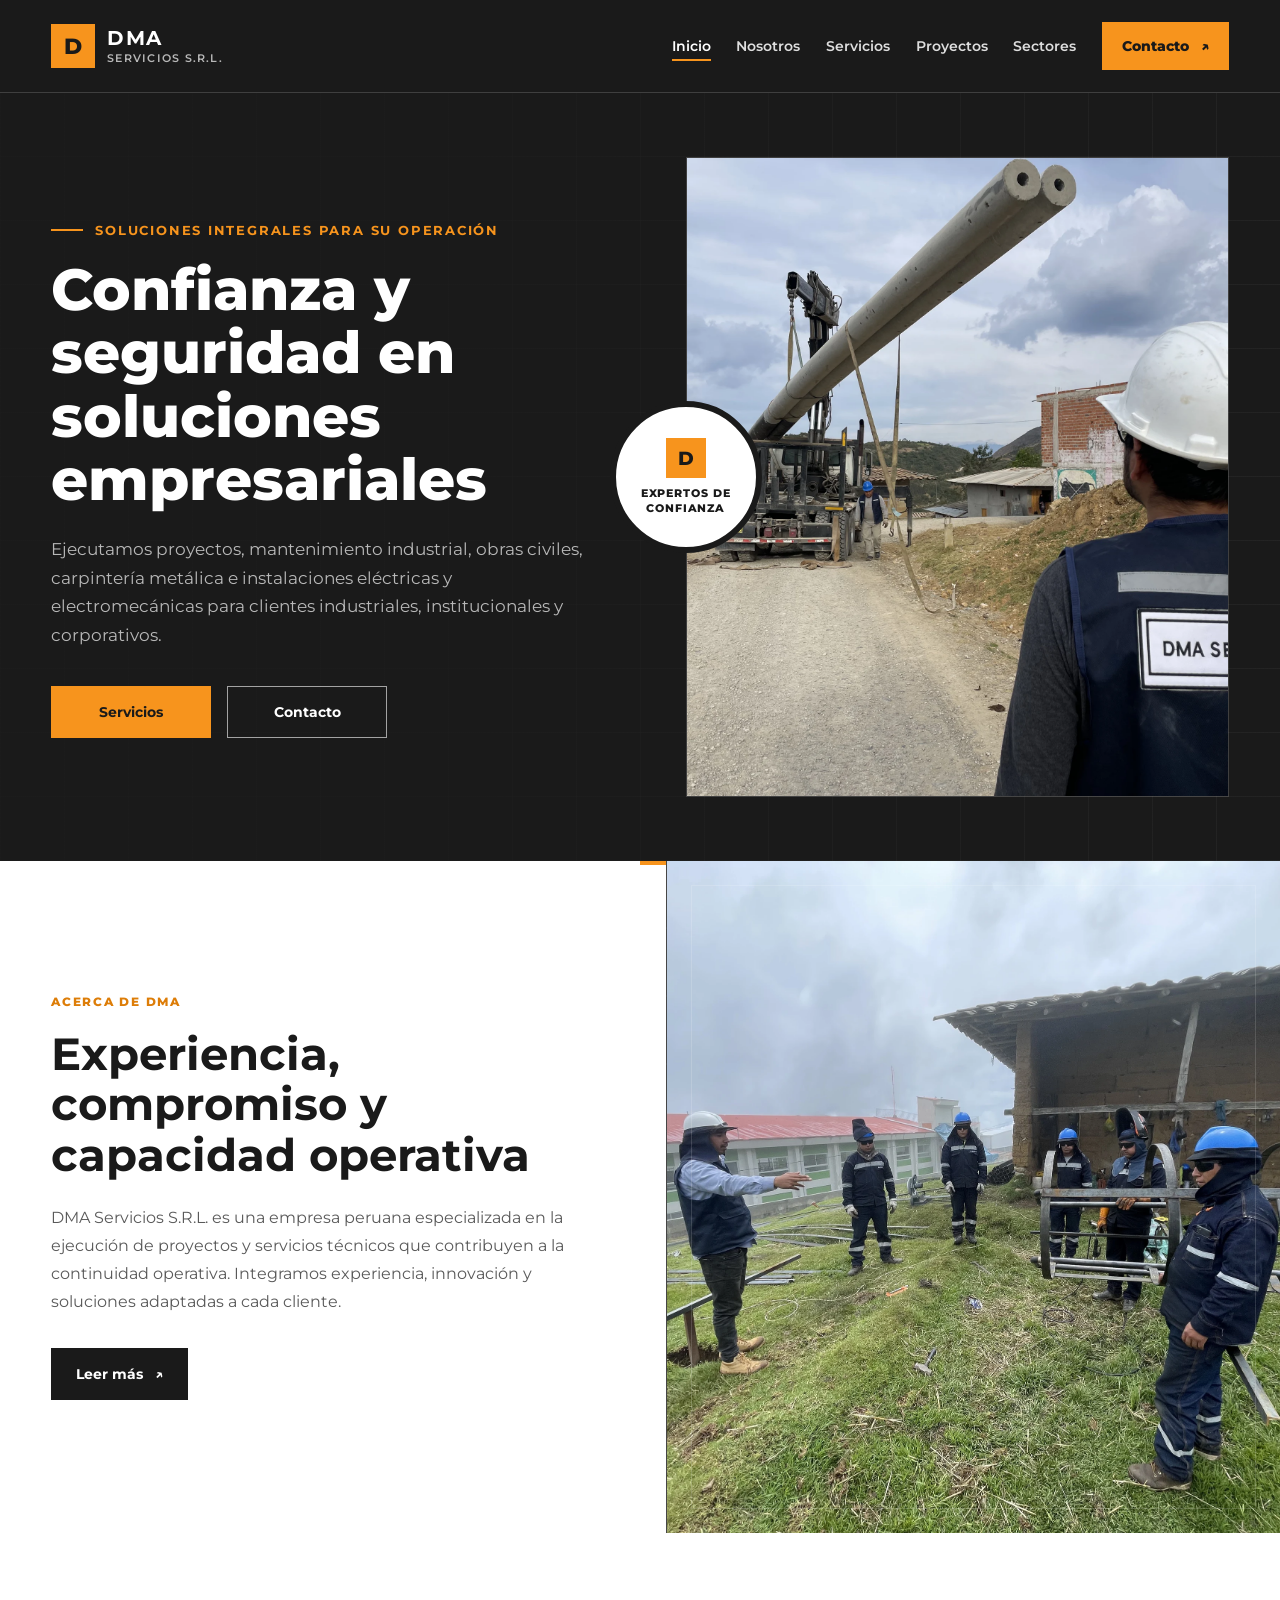
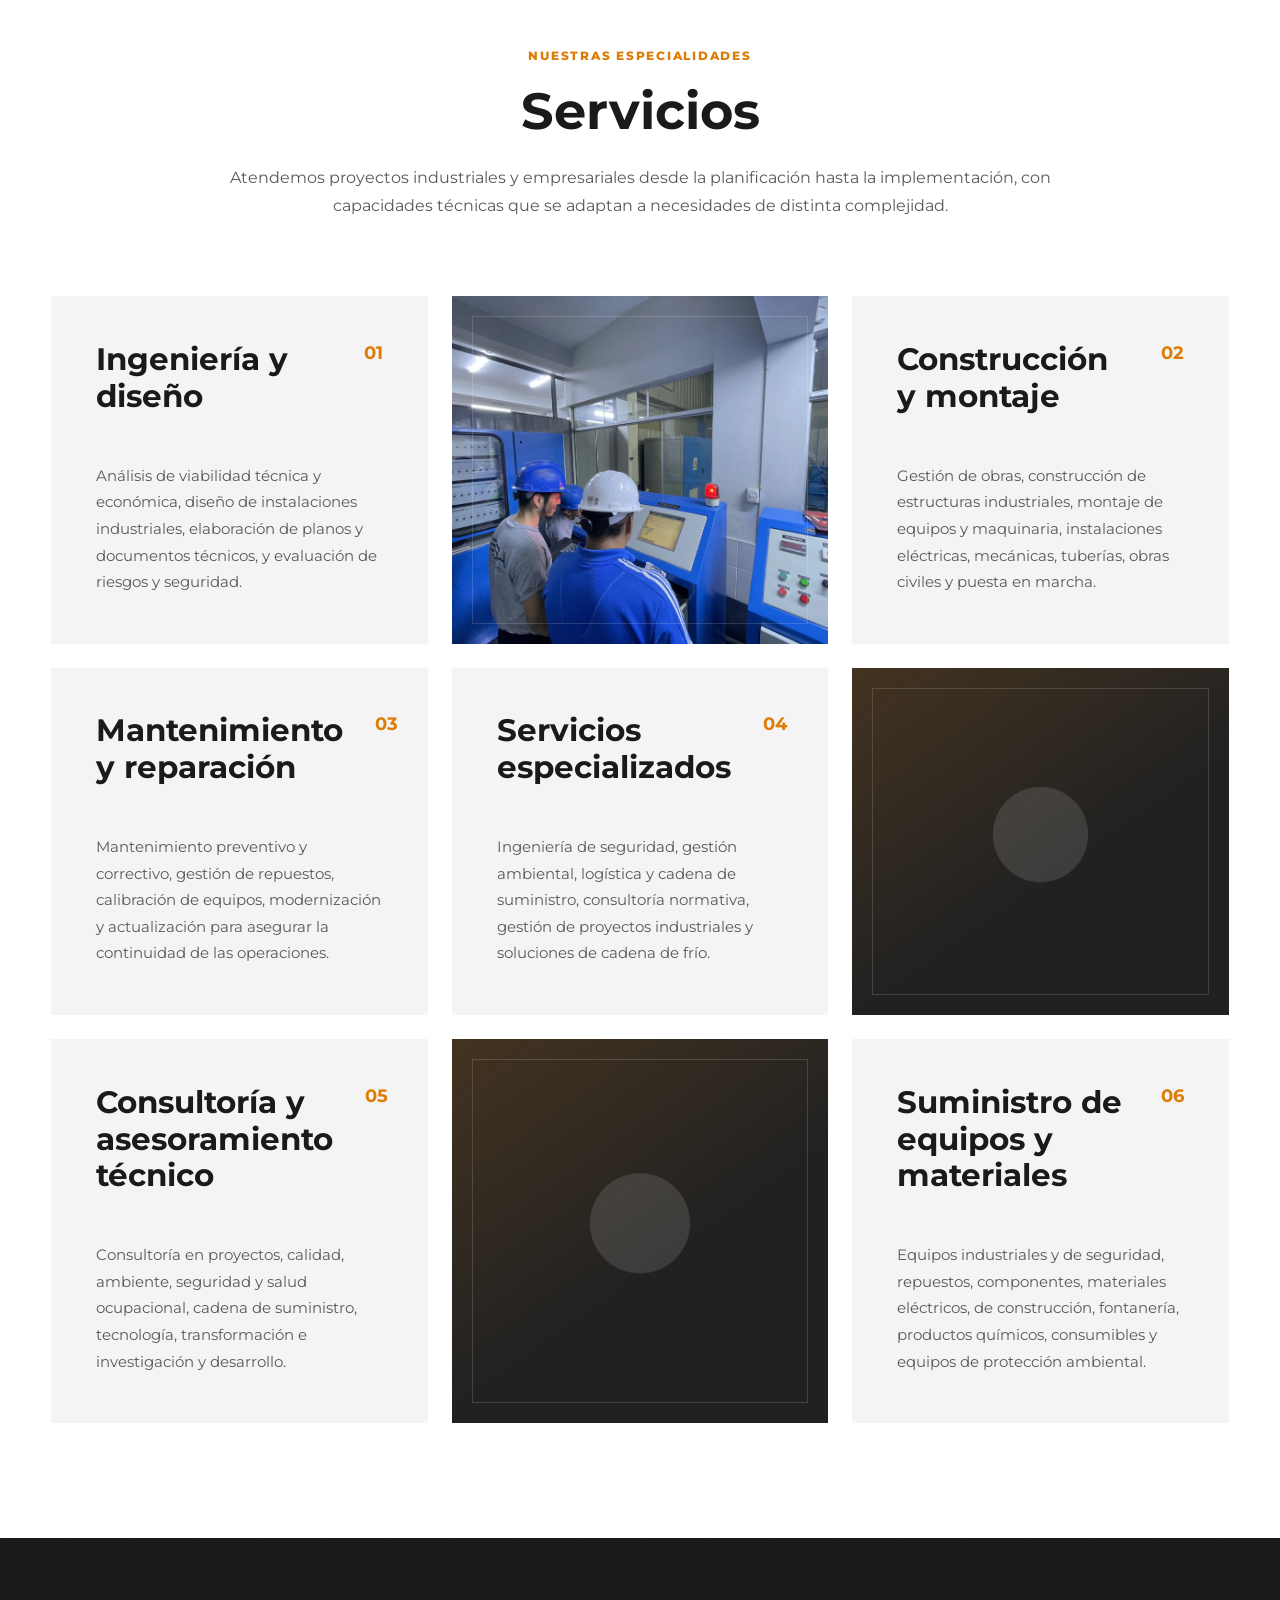
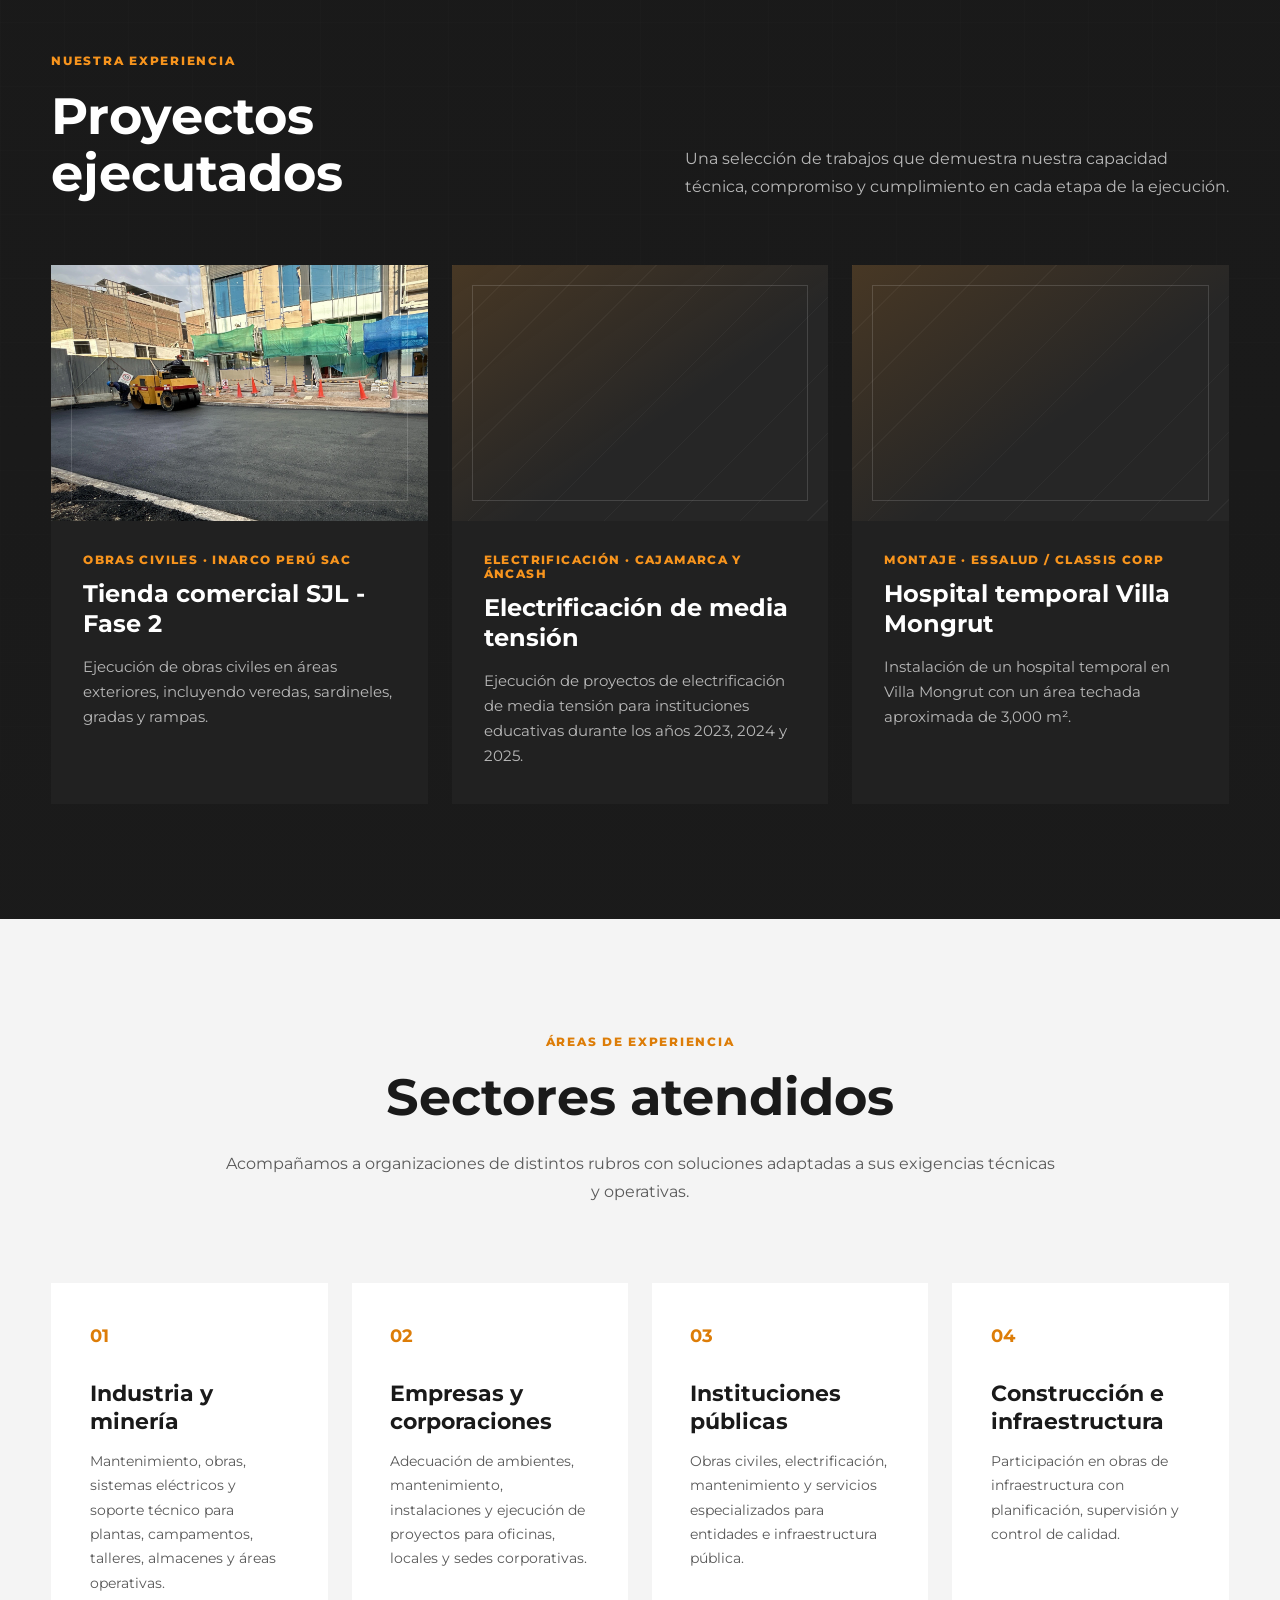
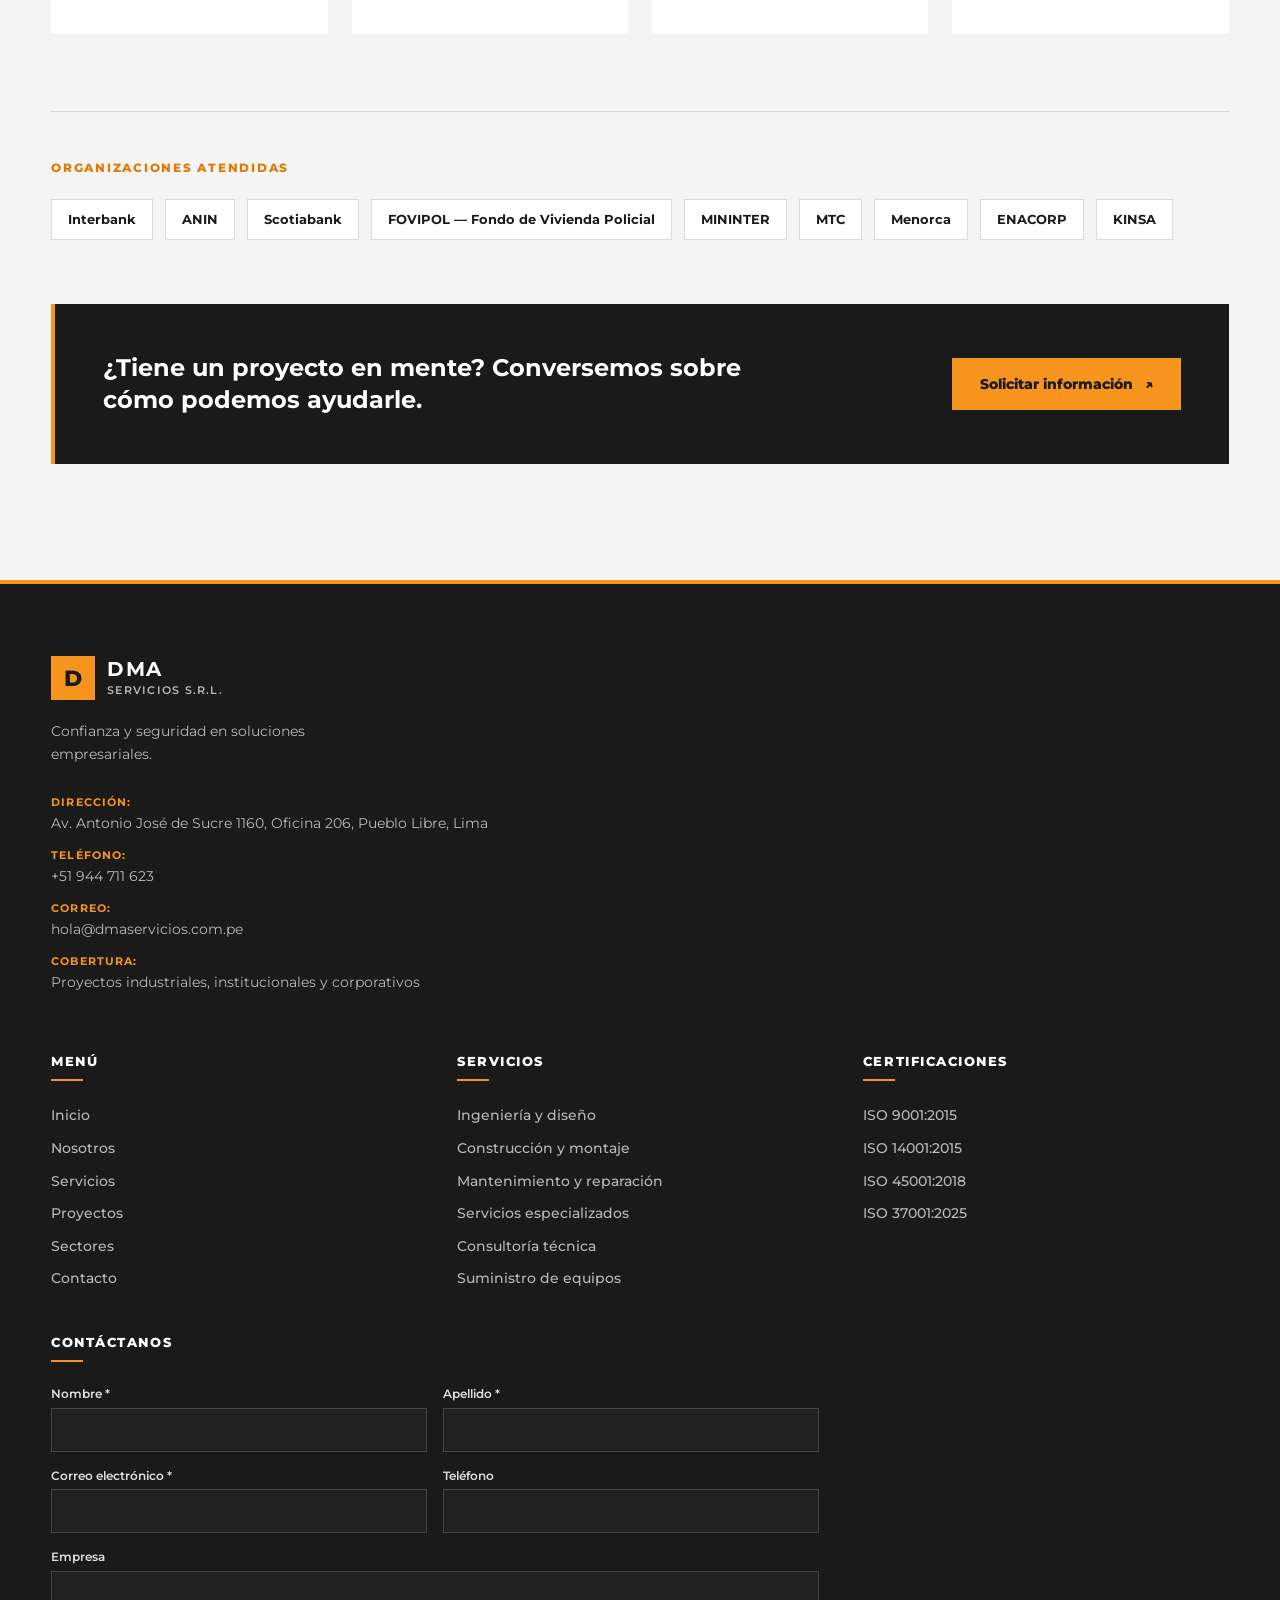
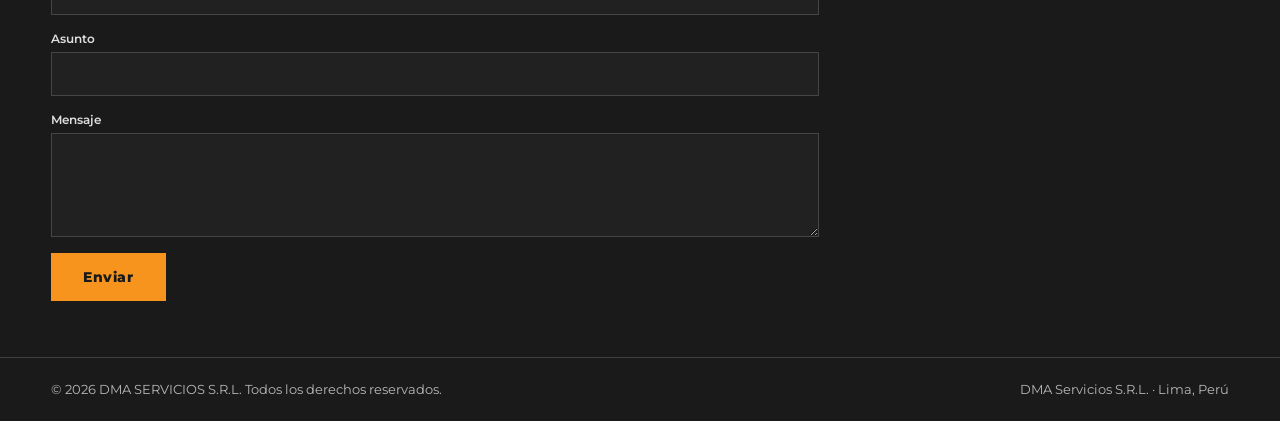
<file: index.html>
<!DOCTYPE html>
<html lang="es">

<head>
    <meta charset="UTF-8">

    <meta name="viewport" content="width=device-width, initial-scale=1.0">

    <meta name="description" content="DMA Servicios S.R.L. — confianza y seguridad en soluciones empresariales.">

    <title>DMA Servicios S.R.L.</title>

    <!-- Fuente Montserrat -->
    <link rel="preconnect" href="https://fonts.googleapis.com">
    <link rel="preconnect" href="https://fonts.gstatic.com" crossorigin>

    <link href="https://fonts.googleapis.com/css2?family=Montserrat:wght@400;500;600;700;800&display=swap"
        rel="stylesheet">

    <!-- Favicon provisional -->
    <link rel="icon" type="image/svg+xml"
        href="data:image/svg+xml,%3Csvg xmlns='http://www.w3.org/2000/svg' viewBox='0 0 32 32'%3E%3Crect width='32' height='32' rx='6' fill='%231a1a1a'/%3E%3Cpath d='M7 8h8c6 0 10 3 10 8s-4 8-10 8H7V8Zm6 5v6h2c3 0 4-1 4-3s-1-3-4-3h-2Z' fill='%23f7941d'/%3E%3C/svg%3E">

    <!-- Archivos CSS: variables, estilos base y responsive -->
    <link rel="stylesheet" href="css/variables.css">
    <link rel="stylesheet" href="css/styles.css">
    <link rel="stylesheet" href="css/responsive.css">
</head>

<body>
    <!-- Encabezado -->
    <header class="site-header" data-header>
        <div class="site-header__inner">
            <!-- Logo provisional -->
            <a class="brand" href="#inicio" aria-label="DMA Servicios, volver al inicio">
                <span class="brand__mark" aria-hidden="true">
                    D
                </span>

                <span class="brand__text">
                    <strong>DMA</strong>
                    <small>Servicios S.R.L.</small>
                </span>
            </a>

            <!-- Botón del menú móvil -->
            <button class="menu-toggle" type="button" aria-label="Abrir menú principal" aria-expanded="false"
                aria-controls="main-navigation" data-menu-toggle>
                <span></span>
                <span></span>
            </button>

            <!-- Navegación -->
            <nav class="main-nav" id="main-navigation" aria-label="Navegación principal" data-menu>
                <a class="main-nav__link is-active" href="#inicio">
                    Inicio
                </a>

                <a class="main-nav__link" href="#nosotros">
                    Nosotros
                </a>

                <a class="main-nav__link" href="#servicios">
                    Servicios
                </a>

                <a class="main-nav__link" href="#proyectos">
                    Proyectos
                </a>

                <a class="main-nav__link" href="#sectores">
                    Sectores
                </a>

                <a class="main-nav__contact" href="#contacto">
                    Contacto
                    <span aria-hidden="true">↗</span>
                </a>
            </nav>
        </div>
    </header>

    <!-- Contenido principal -->
    <main>
        <!-- Inicio / Hero -->
        <section class="hero" id="inicio" aria-labelledby="titulo-inicio">
            <div class="hero__inner">
                <!-- Texto -->
                <div class="hero__content">
                    <p class="hero__eyebrow">Soluciones integrales para su operación</p>

                    <h1 class="hero__title" id="titulo-inicio">
                        Confianza y seguridad en soluciones empresariales
                    </h1>

                    <p class="hero__text">
                        Ejecutamos proyectos, mantenimiento industrial, obras civiles,
                        carpintería metálica e instalaciones eléctricas y electromecánicas
                        para clientes industriales, institucionales y corporativos.
                    </p>

                    <div class="hero__actions">
                        <a class="hero__button hero__button--primary" href="#servicios">
                            Servicios
                        </a>

                        <a class="hero__button hero__button--secondary" href="#contacto">
                            Contacto
                        </a>
                    </div>
                </div>

                <!-- Fotografía principal de una operación de DMA -->
                <div class="hero__media">
                    <div class="hero__image">
                        <img
                            src="assets/images/hero-dma.webp"
                            alt="Personal de DMA supervisando la instalación de estructuras en una obra"
                            width="2400"
                            height="1800"
                            fetchpriority="high"
                            decoding="async"
                        >
                    </div>

                    <div class="hero__badge" aria-hidden="true">
                        <span class="hero__badge-mark">D</span>
                        <span class="hero__badge-text">Expertos de confianza</span>
                    </div>
                </div>
            </div>
        </section>

        <!-- Acerca de -->
        <section class="about-preview" id="nosotros" aria-labelledby="titulo-nosotros">
            <div class="about-preview__inner">
                <div class="about-preview__content">
                    <p class="section-eyebrow">Acerca de DMA</p>

                    <h2 class="about-preview__title" id="titulo-nosotros">
                        Experiencia, compromiso y capacidad operativa
                    </h2>

                    <p class="about-preview__text">
                        DMA Servicios S.R.L. es una empresa peruana especializada en la ejecución
                        de proyectos y servicios técnicos que contribuyen a la continuidad operativa.
                        Integramos experiencia, innovación y soluciones adaptadas a cada cliente.
                    </p>

                    <a class="about-preview__button" href="acerca-de.html">
                        Leer más
                        <span aria-hidden="true">↗</span>
                    </a>
                </div>

                <div class="about-preview__media">
                    <img
                        src="assets/images/about-dma.webp"
                        alt="Equipo de DMA coordinando trabajos técnicos en campo"
                        width="2400"
                        height="1800"
                        loading="lazy"
                        decoding="async"
                    >
                </div>
            </div>
        </section>

        <!-- Servicios -->
        <section class="services" id="servicios" aria-labelledby="titulo-servicios">
            <div class="services__heading">
                <p class="section-eyebrow">Nuestras especialidades</p>
                <h2 class="services__title" id="titulo-servicios">Servicios</h2>
                <p class="services__intro">
                    Atendemos proyectos industriales y empresariales desde la planificación hasta la implementación,
                    con capacidades técnicas que se adaptan a necesidades de distinta complejidad.
                </p>
            </div>

            <div class="services__grid">
                <article class="service-card">
                    <div class="service-card__header">
                        <h3 class="service-card__title">Ingeniería y diseño</h3>
                        <span class="service-card__number" aria-hidden="true">01</span>
                    </div>
                    <p class="service-card__text">
                        Análisis de viabilidad técnica y económica, diseño de instalaciones industriales,
                        elaboración de planos y documentos técnicos, y evaluación de riesgos y seguridad.
                    </p>
                </article>

                <div class="service-media">
                    <img
                        src="assets/images/service-engineering-design-hq.webp"
                        alt="Personal técnico de DMA operando equipos de control industrial"
                        width="4032"
                        height="3024"
                        loading="lazy"
                        decoding="async"
                    >
                </div>

                <article class="service-card">
                    <div class="service-card__header">
                        <h3 class="service-card__title">Construcción y montaje</h3>
                        <span class="service-card__number" aria-hidden="true">02</span>
                    </div>
                    <p class="service-card__text">
                        Gestión de obras, construcción de estructuras industriales, montaje de equipos y maquinaria,
                        instalaciones eléctricas, mecánicas, tuberías, obras civiles y puesta en marcha.
                    </p>
                </article>

                <article class="service-card">
                    <div class="service-card__header">
                        <h3 class="service-card__title">Mantenimiento y reparación</h3>
                        <span class="service-card__number" aria-hidden="true">03</span>
                    </div>
                    <p class="service-card__text">
                        Mantenimiento preventivo y correctivo, gestión de repuestos, calibración de equipos,
                        modernización y actualización para asegurar la continuidad de las operaciones.
                    </p>
                </article>

                <article class="service-card">
                    <div class="service-card__header">
                        <h3 class="service-card__title">Servicios especializados</h3>
                        <span class="service-card__number" aria-hidden="true">04</span>
                    </div>
                    <p class="service-card__text">
                        Ingeniería de seguridad, gestión ambiental, logística y cadena de suministro,
                        consultoría normativa, gestión de proyectos industriales y soluciones de cadena de frío.
                    </p>
                </article>

                <div class="service-media service-media--specialized">
                    <img
                        src="assets/images/service-specialized.webp"
                        alt="Técnicos realizando trabajos especializados en una instalación eléctrica"
                        width="3024"
                        height="4032"
                        loading="lazy"
                        decoding="async"
                    >
                </div>

                <article class="service-card">
                    <div class="service-card__header">
                        <h3 class="service-card__title">Consultoría y asesoramiento técnico</h3>
                        <span class="service-card__number" aria-hidden="true">05</span>
                    </div>
                    <p class="service-card__text">
                        Consultoría en proyectos, calidad, ambiente, seguridad y salud ocupacional,
                        cadena de suministro, tecnología, transformación e investigación y desarrollo.
                    </p>
                </article>

                <div class="service-media">
                    <img
                        src="assets/images/service-equipment-materials.webp"
                        alt="Rodillo compactador utilizado en trabajos de pavimentación"
                        width="1600"
                        height="1200"
                        loading="lazy"
                        decoding="async"
                    >
                </div>

                <article class="service-card">
                    <div class="service-card__header">
                        <h3 class="service-card__title">Suministro de equipos y materiales</h3>
                        <span class="service-card__number" aria-hidden="true">06</span>
                    </div>
                    <p class="service-card__text">
                        Equipos industriales y de seguridad, repuestos, componentes, materiales eléctricos,
                        de construcción, fontanería, productos químicos, consumibles y equipos de protección ambiental.
                    </p>
                </article>
            </div>
        </section>

        <!-- Proyectos / Nuestra experiencia -->
        <section class="projects" id="proyectos" aria-labelledby="titulo-proyectos">
            <div class="projects__inner">
                <div class="projects__heading">
                    <div>
                        <p class="section-eyebrow projects__eyebrow">Nuestra experiencia</p>

                        <h2 class="projects__title" id="titulo-proyectos">
                            Proyectos ejecutados
                        </h2>
                    </div>

                    <p class="projects__intro">
                        Una selección de trabajos que demuestra nuestra capacidad técnica,
                        compromiso y cumplimiento en cada etapa de la ejecución.
                    </p>
                </div>

                <div class="projects__grid">
                    <article class="project-card">
                        <div class="project-card__media project-card__media--sjl">
                            <img
                                src="assets/images/project-sjl.webp"
                                alt="Trabajos de pavimentación en la tienda comercial SJL Fase 2"
                                width="2913"
                                height="3024"
                                loading="lazy"
                                decoding="async"
                            >
                        </div>

                        <div class="project-card__body">
                            <p class="project-card__tag">Obras civiles · Inarco Perú SAC</p>
                            <h3 class="project-card__title">Tienda comercial SJL - Fase 2</h3>
                            <p class="project-card__text">
                                Ejecución de obras civiles en áreas exteriores, incluyendo veredas,
                                sardineles, gradas y rampas.
                            </p>
                        </div>
                    </article>

                    <article class="project-card">
                        <div class="project-card__media project-card__media--electrification">
                            <img
                                src="assets/images/project-electrification-action.webp"
                                alt="Técnico ejecutando trabajos de electrificación de media tensión en Cajamarca"
                                width="3024"
                                height="4032"
                                loading="lazy"
                                decoding="async"
                            >
                        </div>

                        <div class="project-card__body">
                            <p class="project-card__tag">Electrificación · Cajamarca y Áncash</p>
                            <h3 class="project-card__title">Electrificación de media tensión</h3>
                            <p class="project-card__text">
                                Ejecución de proyectos de electrificación de media tensión para instituciones
                                educativas durante los años 2023, 2024 y 2025.
                            </p>
                        </div>
                    </article>

                    <article class="project-card">
                        <div class="project-card__media project-card__media--villa-mongrut">
                            <img
                                src="assets/images/project-villa-mongrut.webp"
                                alt="Supervisión de trabajos durante la ejecución de una infraestructura institucional"
                                width="4032"
                                height="3024"
                                loading="lazy"
                                decoding="async"
                            >
                        </div>

                        <div class="project-card__body">
                            <p class="project-card__tag">Montaje · EsSalud / Classis Corp</p>
                            <h3 class="project-card__title">Hospital temporal Villa Mongrut</h3>
                            <p class="project-card__text">
                                Instalación de un hospital temporal en Villa Mongrut con un área techada
                                aproximada de 3,000 m².
                            </p>
                        </div>
                    </article>
                </div>
            </div>
        </section>

        <!-- Sectores -->
        <section class="sectors" id="sectores" aria-labelledby="titulo-sectores">
            <div class="sectors__inner">
                <div class="sectors__heading">
                    <p class="section-eyebrow">Áreas de experiencia</p>

                    <h2 class="sectors__title" id="titulo-sectores">
                        Sectores atendidos
                    </h2>

                    <p class="sectors__intro">
                        Acompañamos a organizaciones de distintos rubros con soluciones
                        adaptadas a sus exigencias técnicas y operativas.
                    </p>
                </div>

                <ul class="sectors__grid">
                    <li class="sector-card">
                        <span class="sector-card__number" aria-hidden="true">01</span>
                        <h3 class="sector-card__title">Industria y minería</h3>
                        <p class="sector-card__text">
                            Mantenimiento, obras, sistemas eléctricos y soporte técnico para plantas,
                            campamentos, talleres, almacenes y áreas operativas.
                        </p>
                    </li>

                    <li class="sector-card">
                        <span class="sector-card__number" aria-hidden="true">02</span>
                        <h3 class="sector-card__title">Empresas y corporaciones</h3>
                        <p class="sector-card__text">
                            Adecuación de ambientes, mantenimiento, instalaciones y ejecución
                            de proyectos para oficinas, locales y sedes corporativas.
                        </p>
                    </li>

                    <li class="sector-card">
                        <span class="sector-card__number" aria-hidden="true">03</span>
                        <h3 class="sector-card__title">Instituciones públicas</h3>
                        <p class="sector-card__text">
                            Obras civiles, electrificación, mantenimiento y servicios especializados
                            para entidades e infraestructura pública.
                        </p>
                    </li>

                    <li class="sector-card">
                        <span class="sector-card__number" aria-hidden="true">04</span>
                        <h3 class="sector-card__title">Construcción e infraestructura</h3>
                        <p class="sector-card__text">
                            Participación en obras de infraestructura con planificación,
                            supervisión y control de calidad.
                        </p>
                    </li>
                </ul>

                <div class="clients">
                    <p class="section-eyebrow">Organizaciones atendidas</p>
                    <ul class="clients__list" aria-label="Principales clientes de DMA Servicios">
                        <li>Interbank</li>
                        <li>ANIN</li>
                        <li>Scotiabank</li>
                        <li>FOVIPOL — Fondo de Vivienda Policial</li>
                        <li>MININTER</li>
                        <li>MTC</li>
                        <li>Menorca</li>
                        <li>ENACORP</li>
                        <li>KINSA</li>
                    </ul>
                </div>

                <!-- Llamado a la acción: lleva al formulario del footer -->
                <div class="sectors__cta">
                    <p class="sectors__cta-text">¿Tiene un proyecto en mente? Conversemos sobre cómo podemos ayudarle.</p>

                    <a class="sectors__cta-button" href="#contacto">
                        Solicitar información
                        <span aria-hidden="true">↗</span>
                    </a>
                </div>
            </div>
        </section>
    </main>

    <!-- Pie de página -->
    <footer class="footer" id="footer">
    
    <div class="footer__container">
    
        <!-- 1. Marca + datos de contacto -->
        <div class="footer__brand">
        <a href="#inicio" class="brand footer__logo" aria-label="DMA SERVICIOS - Ir al inicio">
            <span class="brand__mark" aria-hidden="true">D</span>
            <span class="brand__text">
                <strong>DMA</strong>
                <small>Servicios S.R.L.</small>
            </span>
        </a>
        <p class="footer__tagline">Confianza y seguridad en soluciones empresariales.</p>
    
        <address class="footer__contact">
            <p class="footer__contact-item">
            <span class="footer__contact-label">Dirección:</span>
            Av. Antonio José de Sucre 1160, Oficina 206, Pueblo Libre, Lima
            </p>
            <p class="footer__contact-item">
            <span class="footer__contact-label">Teléfono:</span>
            <a href="tel:+51944711623">+51 944 711 623</a>
            </p>
            <p class="footer__contact-item">
            <span class="footer__contact-label">Correo:</span>
            <a href="mailto:hola@dmaservicios.com.pe">hola@dmaservicios.com.pe</a>
            </p>
            <p class="footer__contact-item">
            <span class="footer__contact-label">Cobertura:</span>
            Proyectos industriales, institucionales y corporativos
            </p>
        </address>
        </div>
    
        <!-- 2. Menú -->
        <nav class="footer__nav" aria-label="Menú del pie de página">
        <h3 class="footer__title">Menú</h3>
        <ul class="footer__list">
            <li class="footer__item"><a href="#inicio" class="footer__link">Inicio</a></li>
            <li class="footer__item"><a href="#nosotros" class="footer__link">Nosotros</a></li>
            <li class="footer__item"><a href="#servicios" class="footer__link">Servicios</a></li>
            <li class="footer__item"><a href="#proyectos" class="footer__link">Proyectos</a></li>
            <li class="footer__item"><a href="#sectores" class="footer__link">Sectores</a></li>
            <li class="footer__item"><a href="#contacto" class="footer__link">Contacto</a></li>
        </ul>
        </nav>
    
        <!-- 3. Servicios -->
        <div class="footer__services">
        <h3 class="footer__title">Servicios</h3>
        <ul class="footer__list">
            <li class="footer__item"><a href="#servicios" class="footer__link">Ingeniería y diseño</a></li>
            <li class="footer__item"><a href="#servicios" class="footer__link">Construcción y montaje</a></li>
            <li class="footer__item"><a href="#servicios" class="footer__link">Mantenimiento y reparación</a></li>
            <li class="footer__item"><a href="#servicios" class="footer__link">Servicios especializados</a></li>
            <li class="footer__item"><a href="#servicios" class="footer__link">Consultoría técnica</a></li>
            <li class="footer__item"><a href="#servicios" class="footer__link">Suministro de equipos</a></li>
        </ul>
        </div>
    
        <!-- 4. Certificaciones -->
        <div class="footer__social">
        <h3 class="footer__title">Certificaciones</h3>
        <ul class="footer__list">
            <li class="footer__item"><span class="footer__link">ISO 9001:2015</span></li>
            <li class="footer__item"><span class="footer__link">ISO 14001:2015</span></li>
            <li class="footer__item"><span class="footer__link">ISO 45001:2018</span></li>
            <li class="footer__item"><span class="footer__link">ISO 37001:2025</span></li>
        </ul>
        </div>
    
        <!-- 5. Formulario "Contáctanos" -->
        <div class="footer__form-wrapper" id="contacto">
        <h3 class="footer__title">Contáctanos</h3>
        <form class="footer__form" action="#" method="post">
            <div class="footer__form-row">
            <div class="footer__field">
                <label for="footer-nombre" class="footer__label">Nombre *</label>
                <input type="text" id="footer-nombre" name="nombre" class="footer__input" autocomplete="given-name" required>
            </div>
            <div class="footer__field">
                <label for="footer-apellido" class="footer__label">Apellido *</label>
                <input type="text" id="footer-apellido" name="apellido" class="footer__input" autocomplete="family-name" required>
            </div>
            </div>
    
            <div class="footer__form-row">
            <div class="footer__field">
                <label for="footer-email" class="footer__label">Correo electrónico *</label>
                <input type="email" id="footer-email" name="email" class="footer__input" autocomplete="email" required>
            </div>
            <div class="footer__field">
                <label for="footer-telefono" class="footer__label">Teléfono</label>
                <input type="tel" id="footer-telefono" name="telefono" class="footer__input" autocomplete="tel">
            </div>
            </div>
    
            <div class="footer__field">
            <label for="footer-empresa" class="footer__label">Empresa</label>
            <input type="text" id="footer-empresa" name="empresa" class="footer__input" autocomplete="organization">
            </div>
    
            <div class="footer__field">
            <label for="footer-asunto" class="footer__label">Asunto</label>
            <input type="text" id="footer-asunto" name="asunto" class="footer__input">
            </div>
    
            <div class="footer__field">
            <label for="footer-mensaje" class="footer__label">Mensaje</label>
            <textarea id="footer-mensaje" name="mensaje" class="footer__textarea" rows="4"></textarea>
            </div>
    
            <button type="submit" class="footer__button">Enviar</button>
        </form>
        </div>
    
    </div>
    
    <!-- Barra inferior: legal + copyright -->
    <div class="footer__bottom">
        <p class="footer__copy">© 2026 DMA SERVICIOS S.R.L. Todos los derechos reservados.</p>
        <p class="footer__ruc">DMA Servicios S.R.L. · Lima, Perú</p>
    </div>
    
    </footer>

    <!-- Archivo JavaScript -->
    <script src="js/main.js"></script>
</body>

</html>
</file>
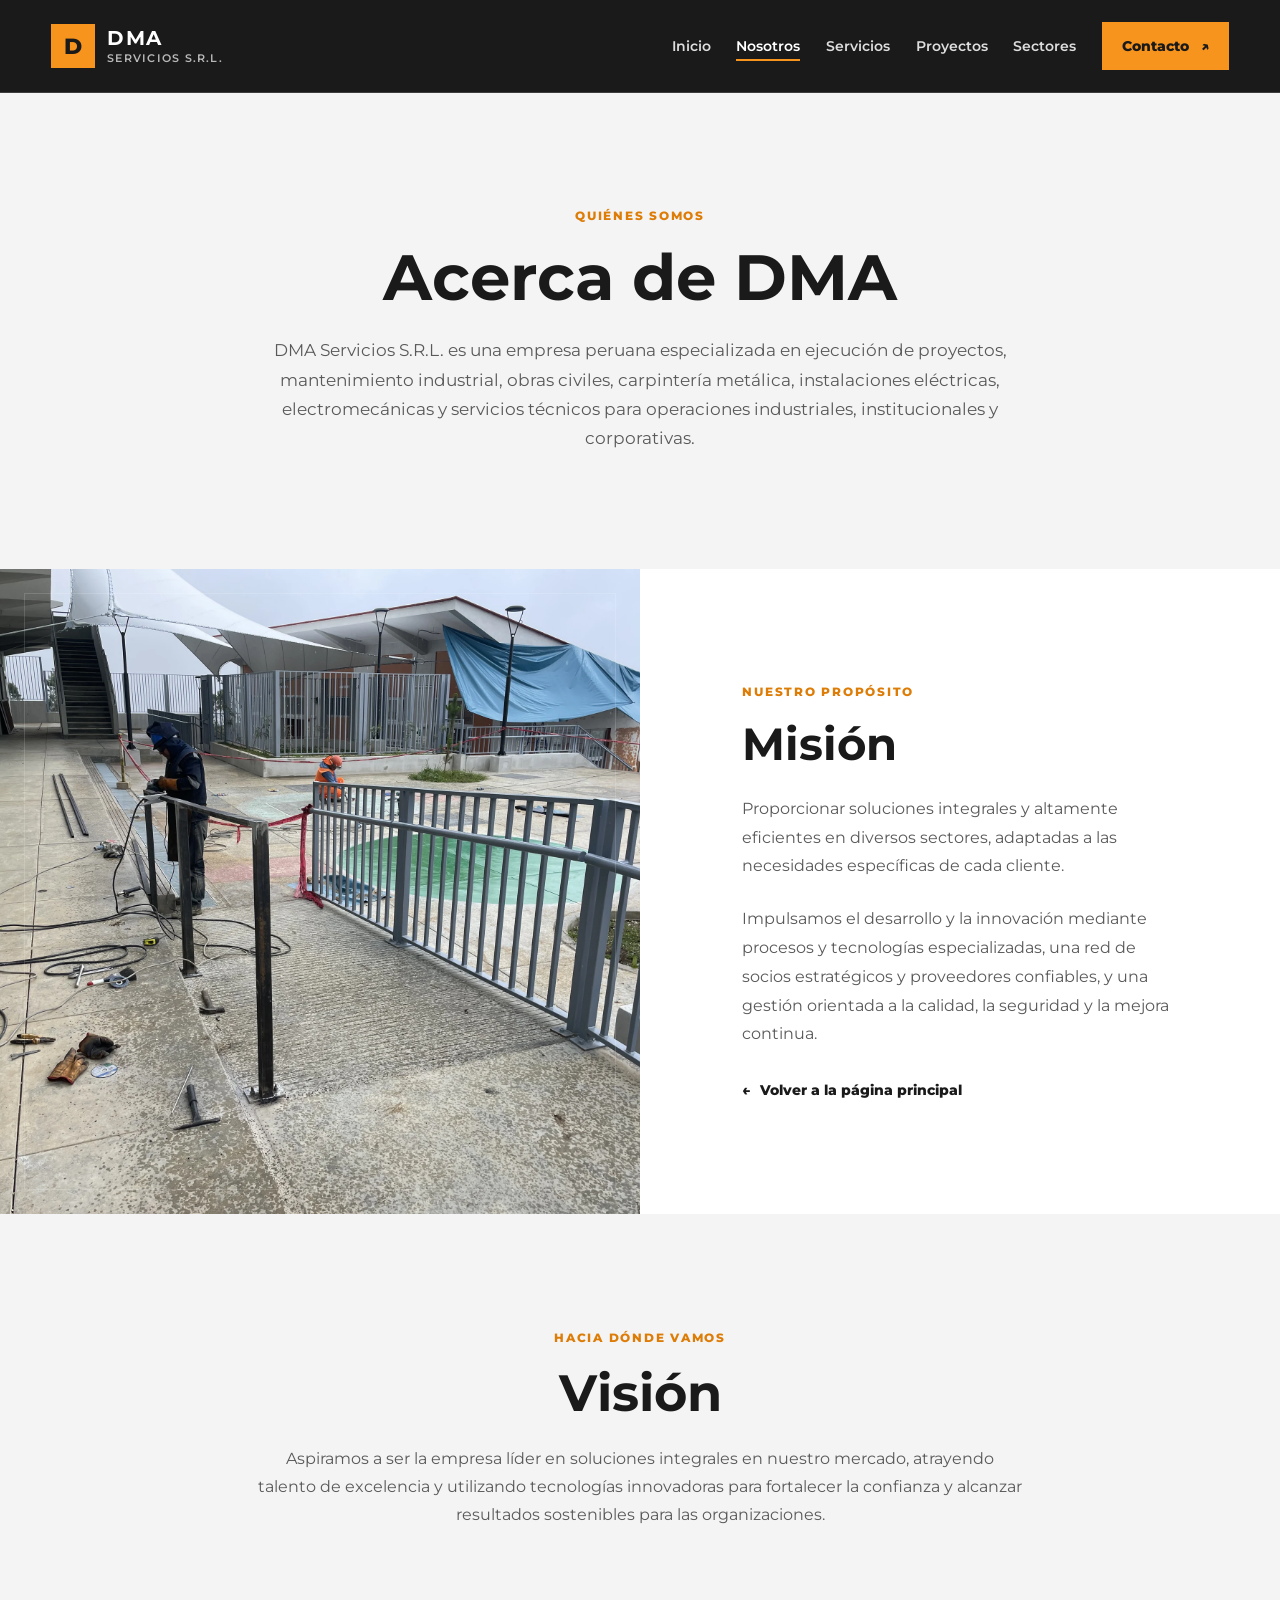
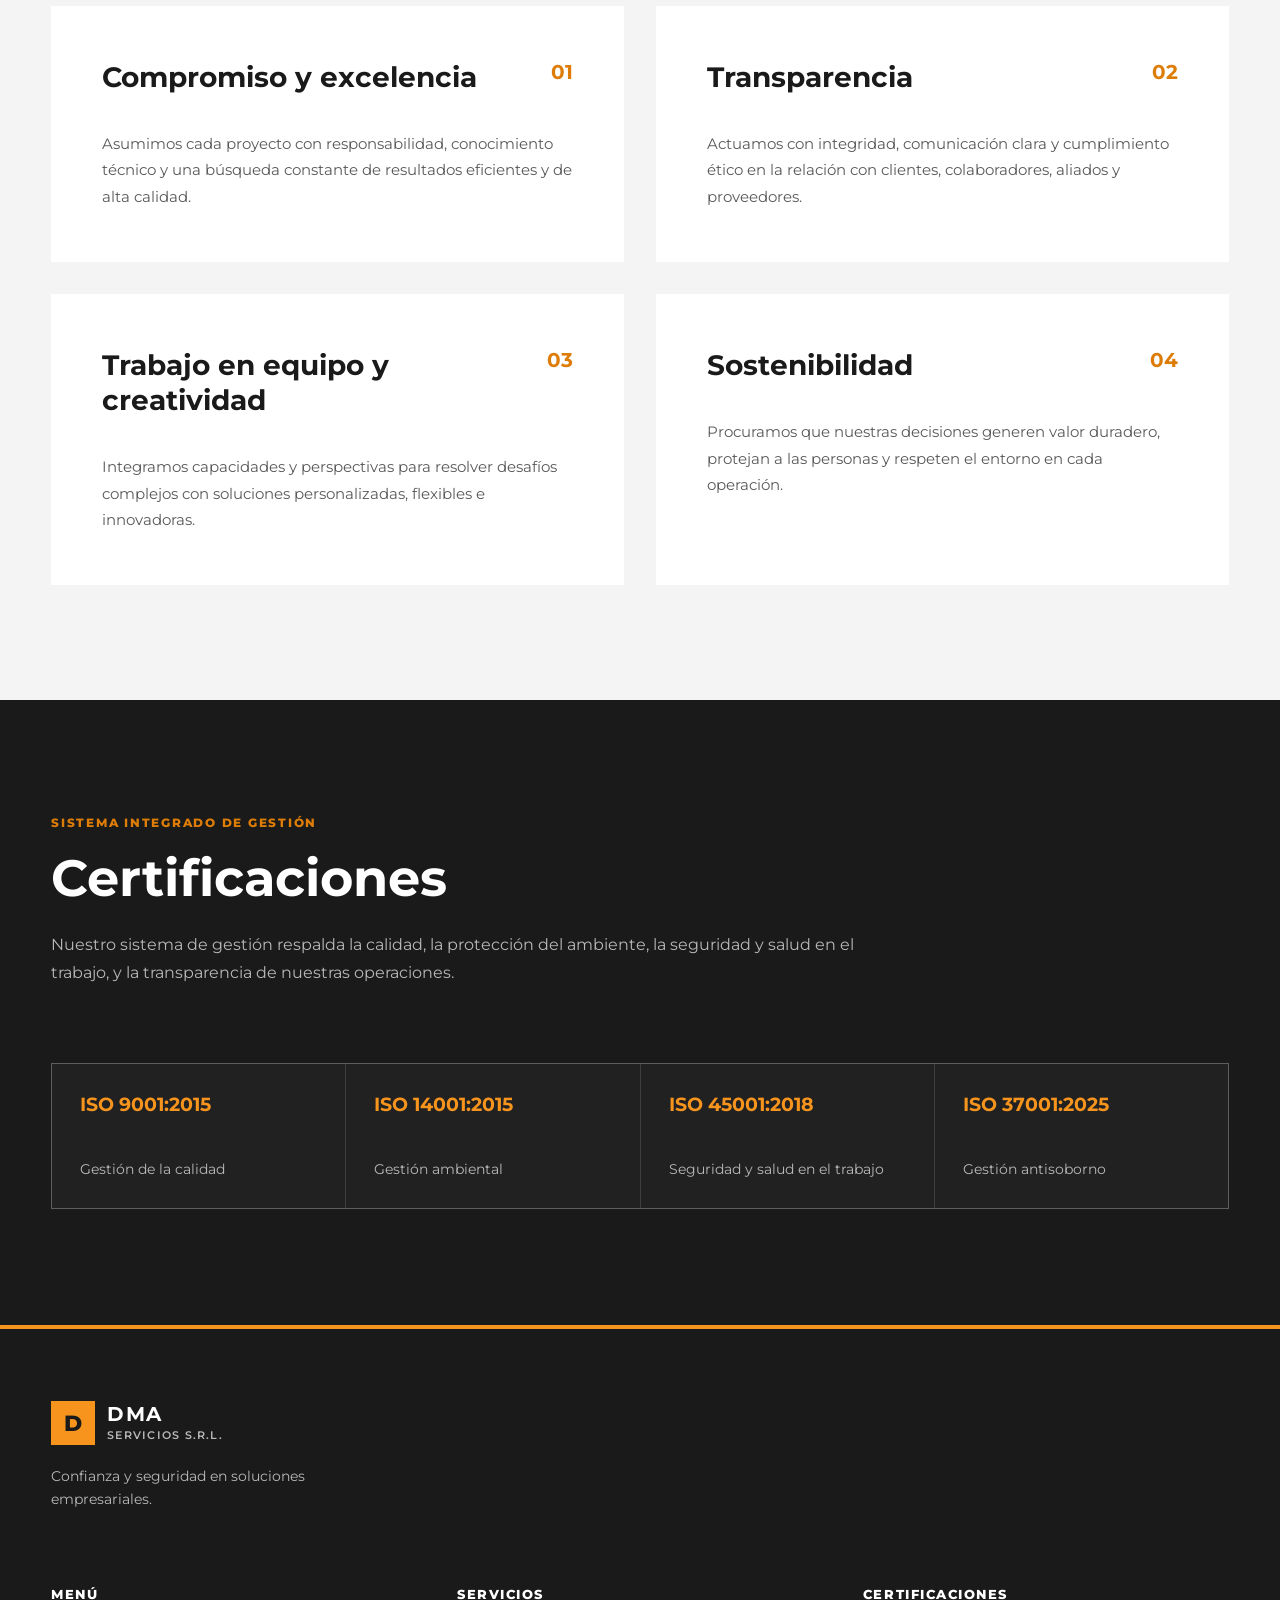
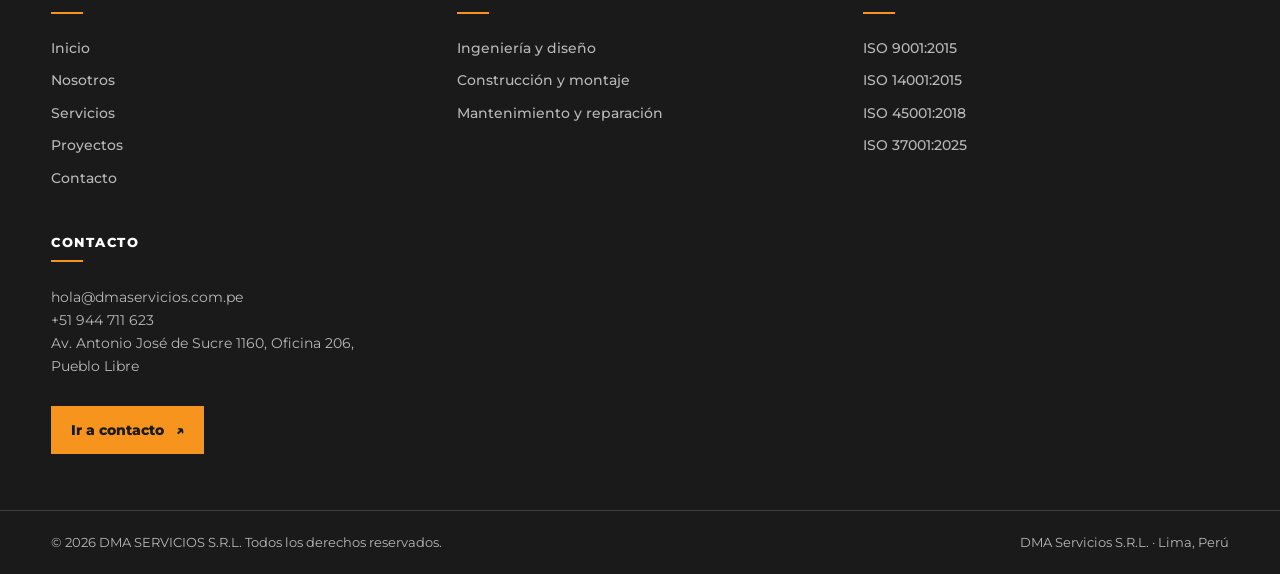
<file: acerca-de.html>
<!DOCTYPE html>
<html lang="es">

<head>
    <meta charset="UTF-8">
    <meta name="viewport" content="width=device-width, initial-scale=1.0">
    <meta name="description" content="Conoce más sobre DMA Servicios S.R.L., su trayectoria y su forma de trabajo.">
    <title>Acerca de DMA | DMA Servicios S.R.L.</title>

    <link rel="preconnect" href="https://fonts.googleapis.com">
    <link rel="preconnect" href="https://fonts.gstatic.com" crossorigin>
    <link href="https://fonts.googleapis.com/css2?family=Montserrat:wght@400;500;600;700;800&display=swap" rel="stylesheet">

    <link rel="icon" type="image/svg+xml"
        href="data:image/svg+xml,%3Csvg xmlns='http://www.w3.org/2000/svg' viewBox='0 0 32 32'%3E%3Crect width='32' height='32' rx='6' fill='%231a1a1a'/%3E%3Cpath d='M7 8h8c6 0 10 3 10 8s-4 8-10 8H7V8Zm6 5v6h2c3 0 4-1 4-3s-1-3-4-3h-2Z' fill='%23f7941d'/%3E%3C/svg%3E">

    <link rel="stylesheet" href="css/variables.css">
    <link rel="stylesheet" href="css/styles.css">
    <link rel="stylesheet" href="css/responsive.css">
</head>

<body>
    <header class="site-header" data-header>
        <div class="site-header__inner">
            <a class="brand" href="index.html#inicio" aria-label="DMA Servicios, volver al inicio">
                <span class="brand__mark" aria-hidden="true">D</span>
                <span class="brand__text">
                    <strong>DMA</strong>
                    <small>Servicios S.R.L.</small>
                </span>
            </a>

            <button class="menu-toggle" type="button" aria-label="Abrir menú principal" aria-expanded="false"
                aria-controls="main-navigation" data-menu-toggle>
                <span></span>
                <span></span>
            </button>

            <nav class="main-nav" id="main-navigation" aria-label="Navegación principal" data-menu>
                <a class="main-nav__link" href="index.html#inicio">Inicio</a>
                <a class="main-nav__link is-active" href="acerca-de.html" aria-current="page">Nosotros</a>
                <a class="main-nav__link" href="index.html#servicios">Servicios</a>
                <a class="main-nav__link" href="index.html#proyectos">Proyectos</a>
                <a class="main-nav__link" href="index.html#sectores">Sectores</a>
                <a class="main-nav__contact" href="index.html#contacto">
                    Contacto
                    <span aria-hidden="true">↗</span>
                </a>
            </nav>
        </div>
    </header>

    <main>
        <section class="about-intro" aria-labelledby="titulo-acerca">
            <div class="about-intro__inner">
                <p class="section-eyebrow">Quiénes somos</p>
                <h1 class="about-intro__title" id="titulo-acerca">Acerca de DMA</h1>
                <p class="about-intro__text">
                    DMA Servicios S.R.L. es una empresa peruana especializada en ejecución de proyectos,
                    mantenimiento industrial, obras civiles, carpintería metálica, instalaciones eléctricas,
                    electromecánicas y servicios técnicos para operaciones industriales, institucionales y corporativas.
                </p>
            </div>
        </section>

        <section class="about-detail" aria-labelledby="titulo-mision">
            <div class="about-detail__media">
                <img
                    src="assets/images/about-detail-dma.webp"
                    alt="Personal de DMA ejecutando trabajos de instalación metálica"
                    width="2400"
                    height="1800"
                    loading="lazy"
                    decoding="async"
                >
            </div>

            <div class="about-detail__content">
                <p class="section-eyebrow">Nuestro propósito</p>
                <h2 class="about-detail__title" id="titulo-mision">Misión</h2>
                <p class="about-detail__text">
                    Proporcionar soluciones integrales y altamente eficientes en diversos sectores,
                    adaptadas a las necesidades específicas de cada cliente.
                </p>
                <p class="about-detail__text">
                    Impulsamos el desarrollo y la innovación mediante procesos y tecnologías especializadas,
                    una red de socios estratégicos y proveedores confiables, y una gestión orientada a la calidad,
                    la seguridad y la mejora continua.
                </p>
                <a class="about-detail__back" href="index.html#nosotros">
                    <span aria-hidden="true">←</span>
                    Volver a la página principal
                </a>
            </div>
        </section>

        <section class="vision" aria-labelledby="titulo-vision">
            <div class="vision__inner">
                <div class="vision__heading">
                    <p class="section-eyebrow">Hacia dónde vamos</p>
                    <h2 class="vision__title" id="titulo-vision">Visión</h2>
                    <p class="vision__intro">
                        Aspiramos a ser la empresa líder en soluciones integrales en nuestro mercado,
                        atrayendo talento de excelencia y utilizando tecnologías innovadoras para fortalecer
                        la confianza y alcanzar resultados sostenibles para las organizaciones.
                    </p>
                </div>

                <ol class="vision__grid">
                    <li class="vision-card">
                        <div class="vision-card__header">
                            <h3 class="vision-card__title">Compromiso y excelencia</h3>
                            <span class="vision-card__number" aria-hidden="true">01</span>
                        </div>
                        <p class="vision-card__text">
                            Asumimos cada proyecto con responsabilidad, conocimiento técnico y una búsqueda constante
                            de resultados eficientes y de alta calidad.
                        </p>
                    </li>

                    <li class="vision-card">
                        <div class="vision-card__header">
                            <h3 class="vision-card__title">Transparencia</h3>
                            <span class="vision-card__number" aria-hidden="true">02</span>
                        </div>
                        <p class="vision-card__text">
                            Actuamos con integridad, comunicación clara y cumplimiento ético en la relación con clientes,
                            colaboradores, aliados y proveedores.
                        </p>
                    </li>

                    <li class="vision-card">
                        <div class="vision-card__header">
                            <h3 class="vision-card__title">Trabajo en equipo y creatividad</h3>
                            <span class="vision-card__number" aria-hidden="true">03</span>
                        </div>
                        <p class="vision-card__text">
                            Integramos capacidades y perspectivas para resolver desafíos complejos con soluciones
                            personalizadas, flexibles e innovadoras.
                        </p>
                    </li>

                    <li class="vision-card">
                        <div class="vision-card__header">
                            <h3 class="vision-card__title">Sostenibilidad</h3>
                            <span class="vision-card__number" aria-hidden="true">04</span>
                        </div>
                        <p class="vision-card__text">
                            Procuramos que nuestras decisiones generen valor duradero, protejan a las personas
                            y respeten el entorno en cada operación.
                        </p>
                    </li>
                </ol>
            </div>
        </section>

        <section class="certifications" aria-labelledby="titulo-certificaciones">
            <div class="certifications__inner">
                <div class="certifications__heading">
                    <p class="section-eyebrow">Sistema integrado de gestión</p>
                    <h2 class="certifications__title" id="titulo-certificaciones">Certificaciones</h2>
                    <p class="certifications__intro">
                        Nuestro sistema de gestión respalda la calidad, la protección del ambiente,
                        la seguridad y salud en el trabajo, y la transparencia de nuestras operaciones.
                    </p>
                </div>

                <ul class="certifications__grid">
                    <li><strong>ISO 9001:2015</strong><span>Gestión de la calidad</span></li>
                    <li><strong>ISO 14001:2015</strong><span>Gestión ambiental</span></li>
                    <li><strong>ISO 45001:2018</strong><span>Seguridad y salud en el trabajo</span></li>
                    <li><strong>ISO 37001:2025</strong><span>Gestión antisoborno</span></li>
                </ul>
            </div>
        </section>
    </main>

    <footer class="footer">
        <div class="footer__container">
            <div class="footer__brand">
                <a href="index.html#inicio" class="brand footer__logo" aria-label="DMA Servicios, volver al inicio">
                    <span class="brand__mark" aria-hidden="true">D</span>
                    <span class="brand__text">
                        <strong>DMA</strong>
                        <small>Servicios S.R.L.</small>
                    </span>
                </a>
                <p class="footer__tagline">Confianza y seguridad en soluciones empresariales.</p>
            </div>

            <nav class="footer__nav" aria-label="Menú del pie de página">
                <h3 class="footer__title">Menú</h3>
                <ul class="footer__list">
                    <li><a href="index.html#inicio" class="footer__link">Inicio</a></li>
                    <li><a href="acerca-de.html" class="footer__link">Nosotros</a></li>
                    <li><a href="index.html#servicios" class="footer__link">Servicios</a></li>
                    <li><a href="index.html#proyectos" class="footer__link">Proyectos</a></li>
                    <li><a href="index.html#contacto" class="footer__link">Contacto</a></li>
                </ul>
            </nav>

            <div class="footer__services">
                <h3 class="footer__title">Servicios</h3>
                <ul class="footer__list">
                    <li><a href="index.html#servicios" class="footer__link">Ingeniería y diseño</a></li>
                    <li><a href="index.html#servicios" class="footer__link">Construcción y montaje</a></li>
                    <li><a href="index.html#servicios" class="footer__link">Mantenimiento y reparación</a></li>
                </ul>
            </div>

            <div class="footer__social">
                <h3 class="footer__title">Certificaciones</h3>
                <ul class="footer__list">
                    <li><span class="footer__link">ISO 9001:2015</span></li>
                    <li><span class="footer__link">ISO 14001:2015</span></li>
                    <li><span class="footer__link">ISO 45001:2018</span></li>
                    <li><span class="footer__link">ISO 37001:2025</span></li>
                </ul>
            </div>

            <div class="footer__form-wrapper">
                <h3 class="footer__title">Contacto</h3>
                <p class="footer__tagline">
                    hola@dmaservicios.com.pe<br>
                    +51 944 711 623<br>
                    Av. Antonio José de Sucre 1160, Oficina 206, Pueblo Libre
                </p>
                <a class="main-nav__contact" href="index.html#contacto">Ir a contacto <span aria-hidden="true">↗</span></a>
            </div>
        </div>

        <div class="footer__bottom">
            <p class="footer__copy">© 2026 DMA SERVICIOS S.R.L. Todos los derechos reservados.</p>
            <p class="footer__ruc">DMA Servicios S.R.L. · Lima, Perú</p>
        </div>
    </footer>

    <script src="js/main.js"></script>
</body>

</html>
</file>
<file: css/variables.css>
:root {
    --color-negro: #1a1a1a;
    --color-carbon: #212121;
    --color-blanco: #ffffff;
    --color-naranja: #f7941d;
    --color-naranja-hover: #dd7d08;
    --color-gris: #b8b8b8;
    --color-borde: rgba(255, 255, 255, 0.16);

    --tipografia: "Montserrat", Arial, sans-serif;
    --margen-pagina: clamp(1.25rem, 4vw, 4.5rem);
    --altura-header: 5.75rem;
}
</file>
<file: css/styles.css>
*,
*::before,
*::after {
    box-sizing: border-box;
}

html {
    scroll-behavior: smooth;
}

body {
    margin: 0;
    min-width: 320px;
    font-family: var(--tipografia);
    color: var(--color-negro);
}

button,
a {
    font: inherit;
}

a {
    color: inherit;
    text-decoration: none;
}

/* Header */

.site-header {
    position: sticky;
    top: 0;
    z-index: 20;
    min-height: var(--altura-header);
    color: var(--color-blanco);
    background-color: var(--color-negro);
    border-bottom: 1px solid var(--color-borde);

    transition: box-shadow 180ms ease;
}

/* Sombra cuando la página ya se desplazó (la agrega main.js) */

.site-header.is-scrolled {
    box-shadow: 0 0.75rem 2rem rgba(0, 0, 0, 0.28);
}

/* Evita que el header fijo tape el inicio de cada sección */

section[id],
[id="contacto"] {
    scroll-margin-top: var(--altura-header);
}

.site-header__inner {
    width: min(100%, 1536px);
    min-height: var(--altura-header);
    margin: 0 auto;
    padding-inline: var(--margen-pagina);

    display: flex;
    align-items: center;
    justify-content: space-between;
    gap: 2.5rem;
}

/* Marca provisional */

.brand {
    display: inline-flex;
    align-items: center;
    flex-shrink: 0;
    gap: 0.75rem;
}

.brand__mark {
    width: 2.75rem;
    aspect-ratio: 1;

    display: grid;
    place-items: center;

    color: var(--color-negro);
    background-color: var(--color-naranja);

    font-size: 1.35rem;
    font-weight: 800;
}

.brand__text {
    display: grid;
    line-height: 1;
}

.brand__text strong {
    font-size: 1.25rem;
    letter-spacing: 0.08em;
}

.brand__text small {
    margin-top: 0.35rem;

    color: var(--color-gris);

    font-size: 0.7rem;
    font-weight: 600;
    letter-spacing: 0.11em;
    text-transform: uppercase;
}

/* Navegación */

.main-nav {
    display: flex;
    align-items: center;
    justify-content: flex-end;
    gap: clamp(1rem, 2vw, 2.25rem);
}

.main-nav__link {
    position: relative;
    padding-block: 0.75rem;

    color: #dedede;

    font-size: 0.875rem;
    font-weight: 600;

    transition: color 180ms ease;
}

.main-nav__link::after {
    content: "";

    position: absolute;
    right: 0;
    bottom: 0.35rem;
    left: 0;

    height: 2px;

    background-color: var(--color-naranja);

    transform: scaleX(0);
    transform-origin: right;

    transition: transform 180ms ease;
}

.main-nav__link:hover,
.main-nav__link:focus-visible,
.main-nav__link.is-active {
    color: var(--color-blanco);
}

.main-nav__link:hover::after,
.main-nav__link:focus-visible::after,
.main-nav__link.is-active::after {
    transform: scaleX(1);
    transform-origin: left;
}

/* Botón de contacto */

.main-nav__contact {
    min-height: 3rem;
    padding-inline: 1.25rem;

    display: inline-flex;
    align-items: center;
    justify-content: center;
    gap: 0.75rem;

    color: var(--color-negro);
    background-color: var(--color-naranja);

    font-size: 0.875rem;
    font-weight: 800;

    transition:
        background-color 180ms ease,
        transform 180ms ease;
}

.main-nav__contact:hover,
.main-nav__contact:focus-visible {
    background-color: var(--color-naranja-hover);
    transform: translateY(-2px);
}

/* Botón del menú móvil */

.menu-toggle {
    width: 3rem;
    height: 3rem;
    padding: 0;

    display: none;

    color: var(--color-blanco);
    background: transparent;
    border: 1px solid var(--color-borde);

    cursor: pointer;
}

.menu-toggle span {
    width: 1.25rem;
    height: 2px;
    margin: 0.25rem auto;

    display: block;

    background-color: currentColor;

    transition: transform 180ms ease;
}

.menu-toggle[aria-expanded="true"] span:first-child {
    transform: translateY(3px) rotate(45deg);
}

.menu-toggle[aria-expanded="true"] span:last-child {
    transform: translateY(-3px) rotate(-45deg);
}

/* Hero */

.hero {
    position: relative;
    overflow: hidden;

    color: var(--color-blanco);
    background-color: var(--color-negro);
    background-image:
        linear-gradient(90deg, rgba(26, 26, 26, 0.96) 35%, rgba(26, 26, 26, 0.75)),
        repeating-linear-gradient(0deg, var(--color-borde) 0 1px, transparent 1px 4rem),
        repeating-linear-gradient(90deg, var(--color-borde) 0 1px, transparent 1px 4rem);
}

.hero__inner {
    width: min(100%, 1536px);
    min-height: min(calc(100vh - var(--altura-header)), 48rem);
    margin: 0 auto;
    padding: 4rem var(--margen-pagina);

    display: grid;
    grid-template-columns: minmax(0, 1.05fr) minmax(0, 1fr);
    align-items: center;
    gap: clamp(2rem, 5vw, 5rem);
}

/* Texto */

.hero__eyebrow {
    margin: 0 0 1.25rem;

    display: inline-flex;
    align-items: center;
    gap: 0.75rem;

    color: var(--color-naranja);

    font-size: 0.8rem;
    font-weight: 700;
    letter-spacing: 0.14em;
    text-transform: uppercase;
}

.hero__eyebrow::before {
    content: "";

    width: 2rem;
    height: 2px;

    background-color: currentColor;
}

.hero__title {
    margin: 0;
    max-width: 18ch;

    font-size: clamp(2.25rem, 4.5vw, 4rem);
    font-weight: 800;
    line-height: 1.1;
}

.hero__text {
    margin: 1.5rem 0 0;
    max-width: 34rem;

    color: var(--color-gris);

    font-size: 1.05rem;
    line-height: 1.7;
}

/* Botones */

.hero__actions {
    margin-top: 2.25rem;

    display: flex;
    flex-wrap: wrap;
    gap: 1rem;
}

.hero__button {
    min-height: 3.25rem;
    min-width: 10rem;
    padding-inline: 1.75rem;

    display: inline-flex;
    align-items: center;
    justify-content: center;

    border: 1px solid transparent;

    font-size: 0.9rem;
    font-weight: 700;

    transition:
        background-color 180ms ease,
        border-color 180ms ease,
        color 180ms ease,
        transform 180ms ease;
}

.hero__button--primary {
    color: var(--color-negro);
    background-color: var(--color-naranja);
}

.hero__button--primary:hover,
.hero__button--primary:focus-visible {
    background-color: var(--color-naranja-hover);
    transform: translateY(-2px);
}

.hero__button--secondary {
    color: var(--color-blanco);
    border-color: rgba(255, 255, 255, 0.6);
}

.hero__button--secondary:hover,
.hero__button--secondary:focus-visible {
    color: var(--color-negro);
    background-color: var(--color-blanco);
    border-color: var(--color-blanco);
    transform: translateY(-2px);
}

/* Imagen */

.hero__media {
    position: relative;
    align-self: stretch;
    min-height: 28rem;
}

.hero__image {
    position: absolute;
    inset: 0;
    overflow: hidden;
    border: 1px solid var(--color-borde);
}

.hero__image img {
    display: block;
    width: 100%;
    height: 100%;
    object-fit: cover;
    object-position: center;
}

/* Sello */

.hero__badge {
    position: absolute;
    top: 50%;
    left: 0;

    width: 9.5rem;
    aspect-ratio: 1;
    padding: 1rem;

    display: grid;
    place-content: center;
    justify-items: center;
    gap: 0.5rem;

    color: var(--color-negro);
    background-color: var(--color-blanco);
    border: 6px solid var(--color-negro);
    border-radius: 50%;

    text-align: center;

    transform: translate(-50%, -50%);
}

.hero__badge-mark {
    width: 2.5rem;
    aspect-ratio: 1;

    display: grid;
    place-items: center;

    background-color: var(--color-naranja);

    font-size: 1.2rem;
    font-weight: 800;
}

.hero__badge-text {
    font-size: 0.7rem;
    font-weight: 800;
    line-height: 1.3;
    letter-spacing: 0.08em;
    text-transform: uppercase;
}

/* Acerca de: resumen en la página principal */

.about-preview {
    position: relative;
    overflow: hidden;
    background-color: var(--color-blanco);
}

.about-preview::before {
    content: "";
    position: absolute;
    top: 0;
    right: 0;
    width: 50%;
    height: 0.25rem;
    background-color: var(--color-naranja);
}

.about-preview__inner {
    width: min(100%, 1536px);
    min-height: 42rem;
    margin: 0 auto;
    padding-left: var(--margen-pagina);

    display: grid;
    grid-template-columns: minmax(0, 1fr) minmax(0, 1fr);
    align-items: stretch;
}

.about-preview__content {
    max-width: 39rem;
    padding: clamp(5rem, 9vw, 8.5rem) clamp(2.5rem, 6vw, 6rem) clamp(5rem, 9vw, 8.5rem) 0;

    display: flex;
    flex-direction: column;
    justify-content: center;
    align-items: flex-start;
}

.section-eyebrow {
    margin: 0 0 1.25rem;
    color: var(--color-naranja-hover);
    font-size: 0.78rem;
    font-weight: 800;
    letter-spacing: 0.14em;
    text-transform: uppercase;
}

.about-preview__title {
    margin: 0;
    max-width: 16ch;
    font-size: clamp(2rem, 3.5vw, 3.25rem);
    font-weight: 700;
    line-height: 1.12;
}

.about-preview__text {
    margin: 1.5rem 0 0;
    max-width: 36rem;
    color: #595959;
    font-size: 1rem;
    line-height: 1.75;
}

.about-preview__button {
    min-height: 3.25rem;
    margin-top: 2rem;
    padding-inline: 1.5rem;

    display: inline-flex;
    align-items: center;
    justify-content: center;
    gap: 0.75rem;

    color: var(--color-blanco);
    background-color: var(--color-negro);
    border: 1px solid var(--color-negro);

    font-size: 0.9rem;
    font-weight: 700;

    transition:
        color 180ms ease,
        background-color 180ms ease,
        transform 180ms ease;
}

.about-preview__button:hover,
.about-preview__button:focus-visible {
    color: var(--color-negro);
    background-color: var(--color-naranja);
    transform: translateY(-2px);
}

.about-preview__media,
.about-detail__media {
    position: relative;
    overflow: hidden;
    min-height: 34rem;

    display: grid;
    place-content: center;
    gap: 0.75rem;

    color: var(--color-gris);
    background:
        linear-gradient(135deg, rgba(247, 148, 29, 0.13), transparent 55%),
        repeating-linear-gradient(135deg, rgba(255, 255, 255, 0.035) 0 1px, transparent 1px 3rem),
        var(--color-carbon);
    border-left: 1px solid var(--color-borde);

    text-align: center;
}

.about-preview__media::after,
.about-detail__media::after {
    content: "";
    position: absolute;
    inset: 1.5rem;
    border: 1px solid rgba(255, 255, 255, 0.14);
    pointer-events: none;
}

.about-preview__media img,
.about-detail__media img {
    position: absolute;
    inset: 0;
    display: block;
    width: 100%;
    height: 100%;
    object-fit: cover;
    object-position: center;
}

.image-placeholder__number {
    color: var(--color-naranja);
    font-size: 2.5rem;
    font-weight: 800;
    line-height: 1;
}

.image-placeholder__label {
    font-size: 0.75rem;
    font-weight: 700;
    letter-spacing: 0.14em;
    text-transform: uppercase;
}

/* Página Acerca de */

.about-intro {
    padding: clamp(5rem, 9vw, 8rem) var(--margen-pagina);
    background-color: #f4f4f4;
    text-align: center;
}

.about-intro__inner {
    width: min(100%, 58rem);
    margin: 0 auto;
}

.about-intro__title {
    margin: 0;
    font-size: clamp(2.4rem, 5vw, 4.5rem);
    line-height: 1.08;
}

.about-intro__text {
    margin: 1.5rem auto 0;
    max-width: 48rem;
    color: #595959;
    font-size: 1.05rem;
    line-height: 1.75;
}

.about-detail {
    display: grid;
    grid-template-columns: repeat(2, minmax(0, 1fr));
    background-color: var(--color-blanco);
}

.about-detail__media {
    min-height: 40rem;
    border-left: 0;
}

.about-detail__content {
    padding: clamp(4rem, 9vw, 8rem) clamp(2rem, 8vw, 8rem);

    display: flex;
    flex-direction: column;
    justify-content: center;
    align-items: flex-start;
}

.about-detail__title {
    margin: 0;
    font-size: clamp(2rem, 3.5vw, 3.25rem);
    line-height: 1.15;
}

.about-detail__text {
    margin: 1.5rem 0 0;
    max-width: 38rem;
    color: #595959;
    font-size: 1rem;
    line-height: 1.8;
}

.about-detail__back {
    margin-top: 2rem;
    display: inline-flex;
    align-items: center;
    gap: 0.6rem;
    color: var(--color-negro);
    font-size: 0.875rem;
    font-weight: 800;
}

.about-detail__back:hover,
.about-detail__back:focus-visible {
    color: var(--color-naranja-hover);
}

/* Visión */

.vision {
    padding: clamp(5rem, 9vw, 8rem) var(--margen-pagina);
    background-color: #f4f4f4;
}

.vision__inner {
    width: min(100%, 1536px);
    margin: 0 auto;
}

.vision__heading {
    max-width: 48rem;
    margin: 0 auto clamp(3rem, 6vw, 5rem);
    text-align: center;
}

.vision__heading .section-eyebrow {
    justify-content: center;
}

.vision__title {
    margin: 0;
    font-size: clamp(2.25rem, 4vw, 3.75rem);
    line-height: 1.1;
}

.vision__intro {
    margin: 1.5rem auto 0;
    color: #595959;
    font-size: 1rem;
    line-height: 1.75;
}

.vision__grid {
    margin: 0;
    padding: 0;

    display: grid;
    grid-template-columns: repeat(2, minmax(0, 1fr));
    gap: 2rem;

    list-style: none;
    counter-reset: vision-card;
}

.vision-card {
    min-height: 16rem;
    padding: clamp(2rem, 4vw, 3.25rem);

    display: flex;
    flex-direction: column;
    justify-content: flex-start;
    gap: 2.25rem;

    background-color: var(--color-blanco);
    border-top: 3px solid transparent;

    transition:
        border-color 180ms ease,
        transform 180ms ease,
        box-shadow 180ms ease;
}

.vision-card:hover {
    border-color: var(--color-naranja);
    box-shadow: 0 1rem 2.5rem rgba(26, 26, 26, 0.08);
    transform: translateY(-4px);
}

.vision-card__header {
    display: flex;
    align-items: flex-start;
    justify-content: space-between;
    gap: 2rem;
}

.vision-card__title {
    margin: 0;
    font-size: clamp(1.25rem, 2.2vw, 1.75rem);
    line-height: 1.25;
}

.vision-card__number {
    flex: 0 0 auto;
    color: var(--color-naranja-hover);
    font-size: 1.25rem;
    font-weight: 700;
}

.vision-card__text {
    margin: 0;
    max-width: 38rem;
    color: #595959;
    font-size: 0.95rem;
    line-height: 1.75;
}

/* Certificaciones */

.certifications {
    padding: clamp(5rem, 9vw, 8rem) var(--margen-pagina);
    color: var(--color-blanco);
    background-color: var(--color-negro);
}

.certifications__inner {
    width: min(100%, 1536px);
    margin: 0 auto;
}

.certifications__heading {
    max-width: 52rem;
}

.certifications__title {
    margin: 0;
    font-size: clamp(2.25rem, 4vw, 3.75rem);
    line-height: 1.1;
}

.certifications__intro {
    margin: 1.5rem 0 0;
    color: var(--color-gris);
    font-size: 1rem;
    line-height: 1.75;
}

.certifications__grid {
    margin: clamp(3rem, 6vw, 5rem) 0 0;
    padding: 0;

    display: grid;
    grid-template-columns: repeat(4, minmax(0, 1fr));
    gap: 1px;

    background-color: var(--color-borde);
    border: 1px solid var(--color-borde);
    list-style: none;
}

.certifications__grid li {
    min-height: 9rem;
    padding: 1.75rem;

    display: flex;
    flex-direction: column;
    justify-content: space-between;
    gap: 1.5rem;

    background-color: var(--color-carbon);
}

.certifications__grid strong {
    color: var(--color-naranja);
    font-size: 1.2rem;
}

.certifications__grid span {
    color: var(--color-gris);
    font-size: 0.9rem;
    line-height: 1.5;
}

/* Servicios */

.services {
    padding: clamp(5rem, 9vw, 8rem) var(--margen-pagina);
    background-color: var(--color-blanco);
}

.services__heading {
    width: min(100%, 52rem);
    margin: 0 auto clamp(3rem, 6vw, 5rem);
    text-align: center;
}

.services__title {
    margin: 0;
    font-size: clamp(2.25rem, 4vw, 3.75rem);
    line-height: 1.1;
}

.services__intro {
    margin: 1.5rem auto 0;
    color: #595959;
    font-size: 1rem;
    line-height: 1.75;
}

.services__grid {
    width: min(100%, 1536px);
    margin: 0 auto;

    display: grid;
    grid-template-columns: repeat(3, minmax(0, 1fr));
    gap: 1.5rem;
}

.service-card,
.service-media {
    min-height: 20rem;
}

.service-card {
    padding: clamp(2rem, 3.5vw, 3.25rem);

    display: flex;
    flex-direction: column;
    justify-content: space-between;
    gap: 3rem;

    background-color: #f4f4f4;
    border-bottom: 3px solid transparent;

    transition:
        border-color 180ms ease,
        transform 180ms ease;
}

.service-card:hover {
    border-color: var(--color-naranja);
    transform: translateY(-4px);
}

.service-card__header {
    display: flex;
    align-items: flex-start;
    justify-content: space-between;
    gap: 2rem;
}

.service-card__title {
    margin: 0;
    max-width: 14ch;
    font-size: clamp(1.35rem, 2.4vw, 2rem);
    line-height: 1.2;
}

.service-card__number {
    flex: 0 0 auto;
    color: var(--color-naranja-hover);
    font-size: 1.15rem;
    font-weight: 700;
}

.service-card__text {
    margin: 0;
    color: #595959;
    font-size: 0.95rem;
    line-height: 1.75;
}

.service-media {
    position: relative;
    overflow: hidden;

    display: grid;
    place-content: center;
    gap: 0.75rem;

    color: var(--color-gris);
    background:
        radial-gradient(circle at 50% 48%, rgba(255, 255, 255, 0.12) 0 18%, transparent 18.5%),
        linear-gradient(145deg, rgba(247, 148, 29, 0.16), transparent 58%),
        var(--color-carbon);

    text-align: center;
}

.service-media::after {
    content: "";
    position: absolute;
    inset: 1.25rem;
    border: 1px solid rgba(255, 255, 255, 0.14);
    pointer-events: none;
}

.service-media img {
    position: absolute;
    inset: 0;
    display: block;
    width: 100%;
    height: 100%;
    object-fit: cover;
    object-position: center;
}

.service-media--specialized img {
    object-position: 50% 52%;
}

/* Clientes */

.clients {
    margin-top: clamp(3rem, 6vw, 5rem);
    padding-top: clamp(2rem, 4vw, 3rem);
    border-top: 1px solid rgba(26, 26, 26, 0.15);
}

.clients__list {
    margin: 1.5rem 0 0;
    padding: 0;

    display: flex;
    flex-wrap: wrap;
    gap: 0.75rem;

    list-style: none;
}

.clients__list li {
    padding: 0.75rem 1rem;
    background-color: var(--color-blanco);
    border: 1px solid rgba(26, 26, 26, 0.16);
    font-size: 0.8rem;
    font-weight: 700;
}

/* Proyectos / Nuestra experiencia */

.projects {
    padding: clamp(5rem, 9vw, 8rem) var(--margen-pagina);

    color: var(--color-blanco);
    background-color: var(--color-negro);
    background-image:
        linear-gradient(180deg, rgba(26, 26, 26, 0.94), rgba(26, 26, 26, 0.98)),
        repeating-linear-gradient(0deg, var(--color-borde) 0 1px, transparent 1px 4rem),
        repeating-linear-gradient(90deg, var(--color-borde) 0 1px, transparent 1px 4rem);
}

.projects__inner {
    width: min(100%, 1536px);
    margin: 0 auto;
}

.projects__heading {
    margin-bottom: clamp(3rem, 5vw, 4rem);

    display: grid;
    grid-template-columns: minmax(0, 1fr) minmax(0, 1fr);
    align-items: end;
    gap: 2rem 4rem;
}

.projects__eyebrow {
    color: var(--color-naranja);
}

.projects__title {
    margin: 0;
    font-size: clamp(2.25rem, 4vw, 3.75rem);
    line-height: 1.1;
}

.projects__intro {
    margin: 0;
    max-width: 34rem;
    justify-self: end;
    color: var(--color-gris);
    font-size: 1rem;
    line-height: 1.75;
}

/* Tarjetas de proyecto */

.projects__grid {
    display: grid;
    grid-template-columns: repeat(3, minmax(0, 1fr));
    gap: 1.5rem;
}

.project-card {
    display: flex;
    flex-direction: column;

    background-color: var(--color-carbon);
    border-bottom: 3px solid transparent;

    transition:
        border-color 180ms ease,
        transform 180ms ease;
}

.project-card:hover {
    border-color: var(--color-naranja);
    transform: translateY(-4px);
}

.project-card__media {
    position: relative;
    overflow: hidden;
    min-height: 16rem;

    display: grid;
    place-content: center;
    gap: 0.75rem;

    color: var(--color-gris);
    /* Reemplazar por: background: url("../img/proyecto-01.jpg") center / cover no-repeat; */
    background:
        linear-gradient(145deg, rgba(247, 148, 29, 0.16), transparent 58%),
        repeating-linear-gradient(135deg, rgba(255, 255, 255, 0.035) 0 1px, transparent 1px 3rem),
        #262626;

    text-align: center;
}

.project-card__media::after {
    content: "";
    position: absolute;
    inset: 1.25rem;
    border: 1px solid rgba(255, 255, 255, 0.14);
    pointer-events: none;
}

.project-card__media img {
    position: absolute;
    inset: 0;
    display: block;
    width: 100%;
    height: 100%;
    object-fit: cover;
    object-position: center;
}

.project-card__media--sjl img {
    object-position: 50% 42%;
}

.project-card__media--electrification img {
    object-position: 50% 50%;
}

.project-card__media--villa-mongrut img {
    object-position: 50% 54%;
}

.project-card__body {
    padding: 2rem;
}

.project-card__tag {
    margin: 0 0 0.75rem;
    color: var(--color-naranja);
    font-size: 0.72rem;
    font-weight: 800;
    letter-spacing: 0.12em;
    text-transform: uppercase;
}

.project-card__title {
    margin: 0;
    font-size: clamp(1.25rem, 2vw, 1.5rem);
    line-height: 1.25;
}

.project-card__text {
    margin: 1rem 0 0;
    color: var(--color-gris);
    font-size: 0.92rem;
    line-height: 1.7;
}

/* Sectores */

.sectors {
    padding: clamp(5rem, 9vw, 8rem) var(--margen-pagina);
    background-color: #f4f4f4;
}

.sectors__inner {
    width: min(100%, 1536px);
    margin: 0 auto;
}

.sectors__heading {
    width: min(100%, 52rem);
    margin: 0 auto clamp(3rem, 6vw, 5rem);
    text-align: center;
}

.sectors__title {
    margin: 0;
    font-size: clamp(2.25rem, 4vw, 3.75rem);
    line-height: 1.1;
}

.sectors__intro {
    margin: 1.5rem auto 0;
    color: #595959;
    font-size: 1rem;
    line-height: 1.75;
}

.sectors__grid {
    margin: 0;
    padding: 0;

    display: grid;
    grid-template-columns: repeat(4, minmax(0, 1fr));
    gap: 1.5rem;

    list-style: none;
}

.sector-card {
    min-height: 16.5rem;
    padding: clamp(2rem, 3vw, 2.5rem);

    display: flex;
    flex-direction: column;

    background-color: var(--color-blanco);
    border-top: 3px solid transparent;

    transition:
        border-color 180ms ease,
        transform 180ms ease,
        box-shadow 180ms ease;
}

.sector-card:hover {
    border-color: var(--color-naranja);
    box-shadow: 0 1rem 2.5rem rgba(26, 26, 26, 0.08);
    transform: translateY(-4px);
}

.sector-card__number {
    margin-bottom: 2rem;
    color: var(--color-naranja-hover);
    font-size: 1.15rem;
    font-weight: 700;
}

.sector-card__title {
    margin: 0;
    font-size: clamp(1.15rem, 1.8vw, 1.4rem);
    line-height: 1.25;
}

.sector-card__text {
    margin: 0.85rem 0 0;
    color: #595959;
    font-size: 0.9rem;
    line-height: 1.7;
}

/* Llamado a la acción */

.sectors__cta {
    margin-top: clamp(3rem, 5vw, 4rem);
    padding: clamp(2rem, 4vw, 3rem);

    display: flex;
    flex-wrap: wrap;
    align-items: center;
    justify-content: space-between;
    gap: 1.5rem 3rem;

    color: var(--color-blanco);
    background-color: var(--color-negro);
    border-left: 4px solid var(--color-naranja);
}

.sectors__cta-text {
    margin: 0;
    max-width: 40rem;
    font-size: clamp(1.1rem, 2vw, 1.5rem);
    font-weight: 700;
    line-height: 1.35;
}

.sectors__cta-button {
    min-height: 3.25rem;
    padding-inline: 1.75rem;

    display: inline-flex;
    align-items: center;
    justify-content: center;
    gap: 0.75rem;

    color: var(--color-negro);
    background-color: var(--color-naranja);

    font-size: 0.9rem;
    font-weight: 800;

    transition:
        background-color 180ms ease,
        transform 180ms ease;
}

.sectors__cta-button:hover,
.sectors__cta-button:focus-visible {
    background-color: var(--color-naranja-hover);
    transform: translateY(-2px);
}

/* Footer */

.footer {
    color: var(--color-blanco);
    background-color: var(--color-negro);
    border-top: 4px solid var(--color-naranja);
}

.footer__container {
    width: min(100%, 1536px);
    margin: 0 auto;
    padding: 4.5rem var(--margen-pagina) 3.5rem;

    display: grid;
    grid-template-columns: 1.4fr repeat(3, 1fr) 1.9fr;
    gap: 3rem 2.5rem;
}

/* Títulos de columna */

.footer__title {
    position: relative;
    margin: 0 0 1.5rem;
    padding-bottom: 0.75rem;

    color: var(--color-blanco);

    font-size: 0.8rem;
    font-weight: 800;
    letter-spacing: 0.12em;
    text-transform: uppercase;
}

.footer__title::after {
    content: "";

    position: absolute;
    bottom: 0;
    left: 0;

    width: 2rem;
    height: 2px;

    background-color: var(--color-naranja);
}

/* Marca */

.footer__tagline {
    margin: 1.25rem 0 1.75rem;
    max-width: 22rem;

    color: var(--color-gris);

    font-size: 0.9rem;
    line-height: 1.6;
}

/* Datos de contacto */

.footer__contact {
    font-style: normal;
}

.footer__contact-item {
    margin: 0 0 0.85rem;

    color: var(--color-gris);

    font-size: 0.85rem;
    line-height: 1.5;
}

.footer__contact-label {
    margin-bottom: 0.15rem;

    display: block;

    color: var(--color-naranja);

    font-size: 0.7rem;
    font-weight: 700;
    letter-spacing: 0.1em;
    text-transform: uppercase;
}

.footer__contact-item a {
    transition: color 180ms ease;
}

.footer__contact-item a:hover,
.footer__contact-item a:focus-visible {
    color: var(--color-blanco);
}

/* Listas de enlaces */

.footer__list {
    margin: 0;
    padding: 0;

    display: grid;
    gap: 0.85rem;

    list-style: none;
}

.footer__link {
    display: inline-flex;
    align-items: center;
    gap: 0.5rem;

    color: var(--color-gris);

    font-size: 0.875rem;
    font-weight: 500;

    transition:
        color 180ms ease,
        transform 180ms ease;
}

.footer__link:hover,
.footer__link:focus-visible {
    color: var(--color-naranja);
    transform: translateX(4px);
}

/* Redes sociales */

.footer__social-link::before {
    content: "";

    width: 0.4rem;
    aspect-ratio: 1;

    background-color: var(--color-naranja);
}

/* Formulario */

.footer__form {
    display: grid;
    gap: 1rem;
}

.footer__form-row {
    display: grid;
    grid-template-columns: repeat(2, minmax(0, 1fr));
    gap: 1rem;
}

.footer__field {
    display: grid;
    gap: 0.4rem;
}

.footer__label {
    color: #dedede;

    font-size: 0.75rem;
    font-weight: 600;
}

.footer__input,
.footer__textarea {
    width: 100%;
    padding: 0.75rem 0.9rem;

    color: var(--color-blanco);
    background-color: var(--color-carbon);
    border: 1px solid var(--color-borde);
    border-radius: 0;

    font: inherit;
    font-size: 0.875rem;

    transition:
        border-color 180ms ease,
        background-color 180ms ease;
}

.footer__textarea {
    min-height: 6.5rem;

    resize: vertical;
}

.footer__input:hover,
.footer__textarea:hover {
    border-color: rgba(255, 255, 255, 0.32);
}

.footer__input:focus,
.footer__textarea:focus {
    outline: none;
    border-color: var(--color-naranja);
    background-color: #262626;
}

.footer__button {
    min-height: 3rem;
    padding-inline: 2rem;

    justify-self: start;

    color: var(--color-negro);
    background-color: var(--color-naranja);
    border: 0;

    font-size: 0.875rem;
    font-weight: 800;
    letter-spacing: 0.04em;

    cursor: pointer;

    transition:
        background-color 180ms ease,
        transform 180ms ease;
}

.footer__button:hover,
.footer__button:focus-visible {
    background-color: var(--color-naranja-hover);
    transform: translateY(-2px);
}

/* Barra inferior */

.footer__bottom {
    width: min(100%, 1536px);
    margin: 0 auto;
    padding: 1.5rem var(--margen-pagina);

    display: flex;
    flex-wrap: wrap;
    align-items: center;
    justify-content: space-between;
    gap: 0.75rem 2rem;

    border-top: 1px solid var(--color-borde);
}

.footer__copy,
.footer__ruc {
    margin: 0;

    color: var(--color-gris);

    font-size: 0.8rem;
}

.footer__legal {
    margin: 0;
    padding: 0;

    display: flex;
    flex-wrap: wrap;
    gap: 1.5rem;

    list-style: none;
}

.footer__legal .footer__link {
    font-size: 0.8rem;
}

/* Accesibilidad */

:focus-visible {
    outline: 3px solid var(--color-naranja);
    outline-offset: 3px;
}
</file>
<file: css/responsive.css>
/* Footer: laptop */

@media (max-width: 1280px) {
    .footer__container {
        grid-template-columns: repeat(3, minmax(0, 1fr));
    }

    .footer__brand,
    .footer__form-wrapper {
        grid-column: 1 / -1;
    }

    .footer__form-wrapper {
        max-width: 48rem;
    }
}

/* Header: tablet y celular */

@media (max-width: 1024px) {
    .menu-toggle {
        display: block;
    }

    .main-nav {
        position: absolute;
        top: 100%;
        right: 0;
        left: 0;

        padding: 1.5rem var(--margen-pagina) 2rem;

        display: grid;
        justify-content: stretch;
        gap: 0;

        background-color: var(--color-carbon);
        border-top: 1px solid var(--color-borde);
        box-shadow: 0 1.25rem 2.5rem rgba(0, 0, 0, 0.24);

        visibility: hidden;
        opacity: 0;
        pointer-events: none;

        transform: translateY(-0.75rem);

        transition:
            opacity 180ms ease,
            transform 180ms ease,
            visibility 180ms ease;
    }

    .main-nav.is-open {
        visibility: visible;
        opacity: 1;
        pointer-events: auto;
        transform: translateY(0);
    }

    .main-nav__link {
        padding-block: 1rem;
        border-bottom: 1px solid var(--color-borde);
        font-size: 1rem;
    }

    .main-nav__link::after {
        display: none;
    }

    .main-nav__contact {
        margin-top: 1.25rem;
    }
}

/* Hero: tablet y celular */

@media (max-width: 1024px) {
    .hero__inner {
        min-height: auto;
        padding-block: 3.5rem 4rem;

        grid-template-columns: 1fr;
        gap: 3rem;
    }

    .hero__media {
        min-height: 22rem;
    }

    .hero__badge {
        top: auto;
        bottom: 0;
        left: 1.5rem;

        width: 8rem;

        transform: translateY(40%);
    }
}

@media (max-width: 640px) {
    .hero__text {
        font-size: 0.95rem;
    }

    .hero__actions {
        display: grid;
    }

    .hero__button {
        width: 100%;
    }

    .hero__media {
        min-height: 16rem;
    }

    .hero__badge {
        width: 7rem;
        border-width: 4px;
    }

    .hero__badge-mark {
        width: 2rem;
        font-size: 1rem;
    }

    .hero__badge-text {
        font-size: 0.6rem;
    }
}

/* Acerca de */

@media (max-width: 1024px) {
    .about-preview__inner {
        min-height: auto;
        padding-left: 0;
        grid-template-columns: 1fr;
    }

    .about-preview::before {
        width: 100%;
    }

    .about-preview__content {
        max-width: none;
        padding: 5rem var(--margen-pagina);
    }

    .about-preview__media {
        min-height: 26rem;
        border-top: 1px solid var(--color-borde);
        border-left: 0;
    }

    .about-detail {
        grid-template-columns: 1fr;
    }

    .about-detail__media {
        min-height: 28rem;
    }

    .about-detail__content {
        padding: 5rem var(--margen-pagina);
    }

    .vision-card {
        min-height: 15rem;
        gap: 2.25rem;
    }

    .certifications__grid {
        grid-template-columns: repeat(2, minmax(0, 1fr));
    }
}

@media (max-width: 640px) {
    .about-preview__content,
    .about-detail__content {
        padding-block: 4rem;
    }

    .about-preview__media,
    .about-detail__media {
        min-height: 20rem;
    }

    .about-preview__button {
        width: 100%;
    }

    .about-intro {
        padding-block: 4rem;
    }

    .vision {
        padding-block: 4rem;
    }

    .vision__grid {
        grid-template-columns: 1fr;
        gap: 1rem;
    }

    .vision-card {
        min-height: auto;
        gap: 2rem;
    }

    .certifications {
        padding-block: 4rem;
    }

    .certifications__grid {
        grid-template-columns: 1fr;
    }

    .certifications__grid li {
        min-height: auto;
    }
}

/* Servicios */

@media (max-width: 1024px) {
    .services__grid {
        grid-template-columns: repeat(2, minmax(0, 1fr));
    }

    .service-card,
    .service-media {
        min-height: 20rem;
    }
}

@media (max-width: 640px) {
    .services {
        padding-block: 4rem;
    }

    .services__grid {
        grid-template-columns: 1fr;
        gap: 1rem;
    }

    .service-card,
    .service-media {
        min-height: 17rem;
    }

    .service-card {
        gap: 2.5rem;
    }
}

/* Proyectos y Sectores */

@media (max-width: 1024px) {
    .projects__heading {
        grid-template-columns: 1fr;
    }

    .projects__intro {
        justify-self: start;
    }

    .projects__grid {
        grid-template-columns: repeat(2, minmax(0, 1fr));
    }

    .sectors__grid {
        grid-template-columns: repeat(2, minmax(0, 1fr));
    }

    .sector-card {
        min-height: 15rem;
    }
}

@media (max-width: 640px) {
    .projects,
    .sectors {
        padding-block: 4rem;
    }

    .projects__grid,
    .sectors__grid {
        grid-template-columns: 1fr;
        gap: 1rem;
    }

    .project-card__media {
        min-height: 13rem;
    }

    .project-card__body {
        padding: 1.5rem;
    }

    .sector-card {
        min-height: auto;
    }

    .sector-card__number {
        margin-bottom: 1.5rem;
    }

    .sectors__cta-button {
        width: 100%;
    }
}

/* Footer: tablet */

@media (max-width: 900px) {
    .footer__container {
        grid-template-columns: repeat(2, minmax(0, 1fr));
    }

    .footer__brand,
    .footer__form-wrapper {
        grid-column: 1 / -1;
    }
}

/* Footer: celular */

@media (max-width: 640px) {
    .footer__container {
        padding-block: 3.5rem 2.5rem;
        grid-template-columns: 1fr;
        gap: 2.5rem;
    }

    .footer__brand,
    .footer__form-wrapper {
        grid-column: auto;
    }

    .footer__form-row {
        grid-template-columns: 1fr;
    }

    .footer__button {
        width: 100%;
    }

    .footer__bottom {
        flex-direction: column;
        align-items: flex-start;
    }
}

@media (max-width: 480px) {
    :root {
        --altura-header: 5rem;
    }

    .brand__mark {
        width: 2.5rem;
    }

    .brand__text strong {
        font-size: 1.05rem;
    }

    .brand__text small {
        font-size: 0.625rem;
    }
}

@media (prefers-reduced-motion: reduce) {
    html {
        scroll-behavior: auto;
    }

    *,
    *::before,
    *::after {
        transition-duration: 0.01ms !important;
    }
}
</file>
